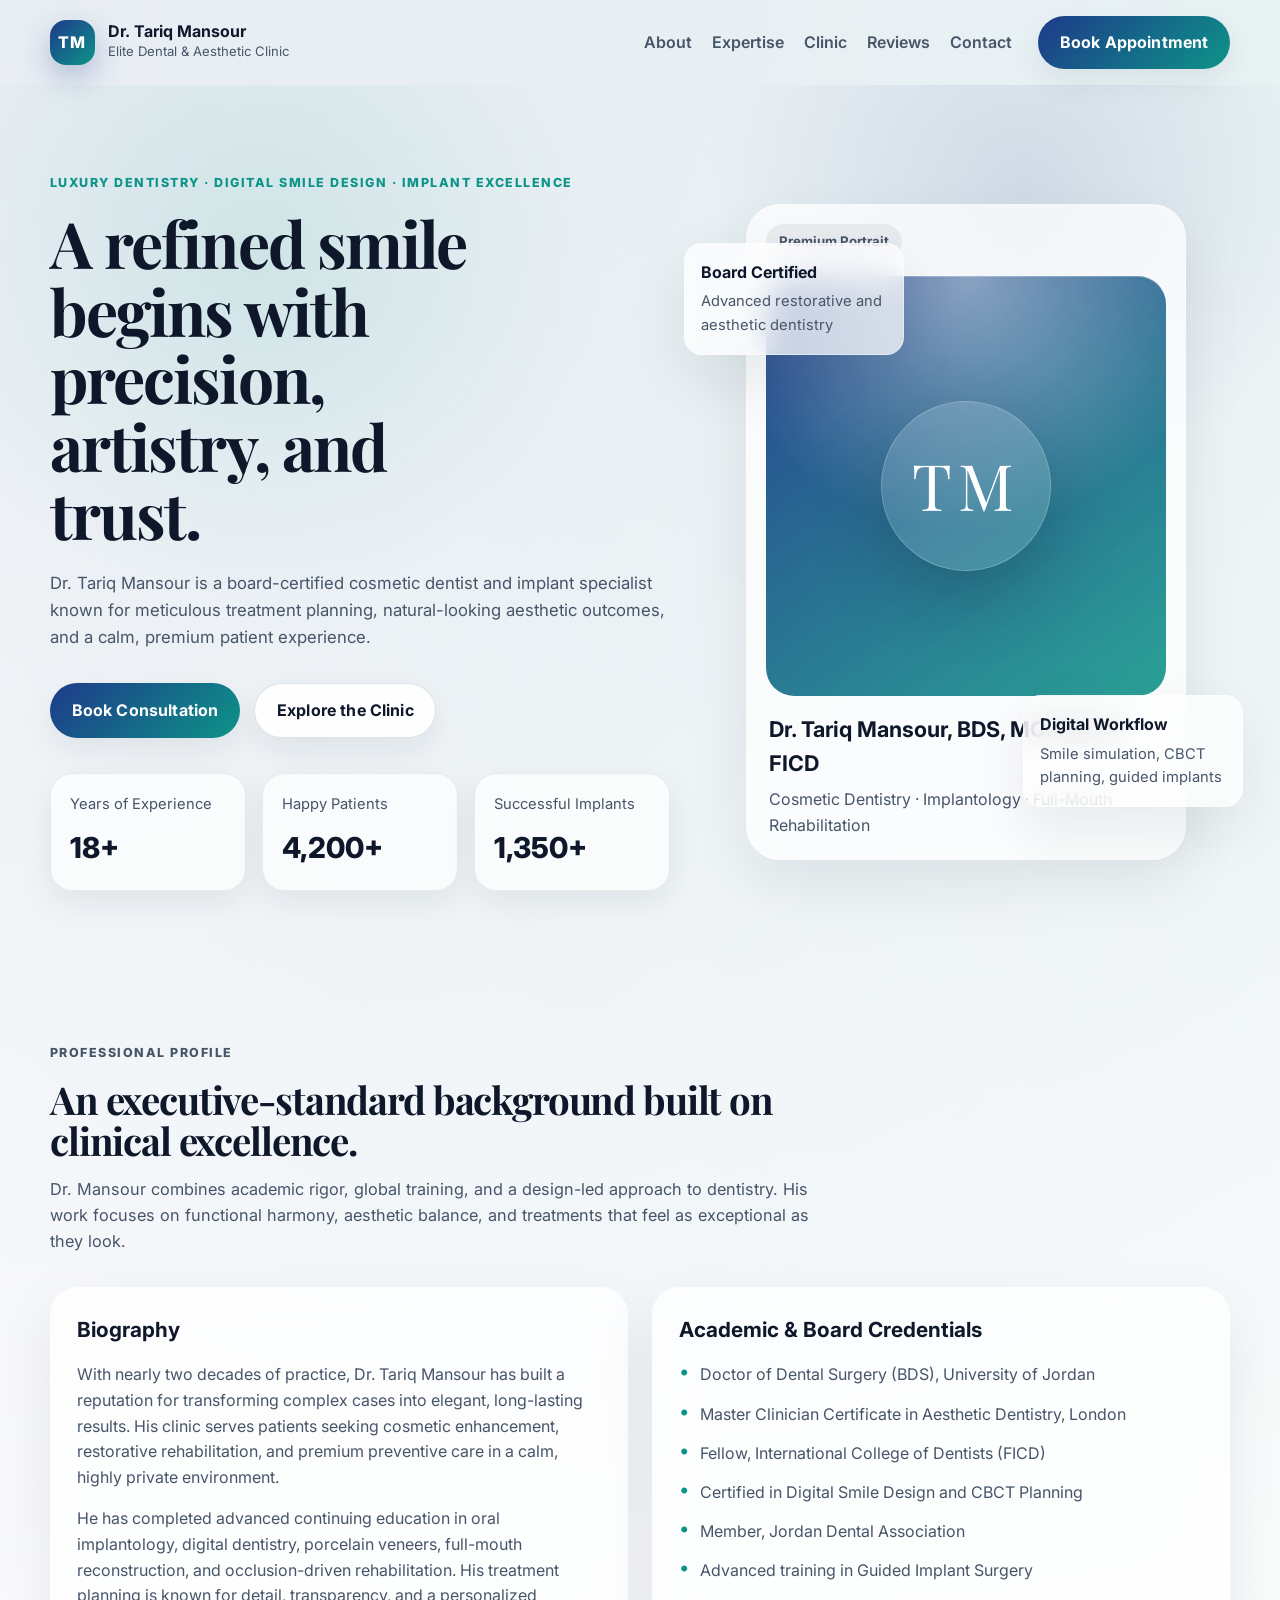
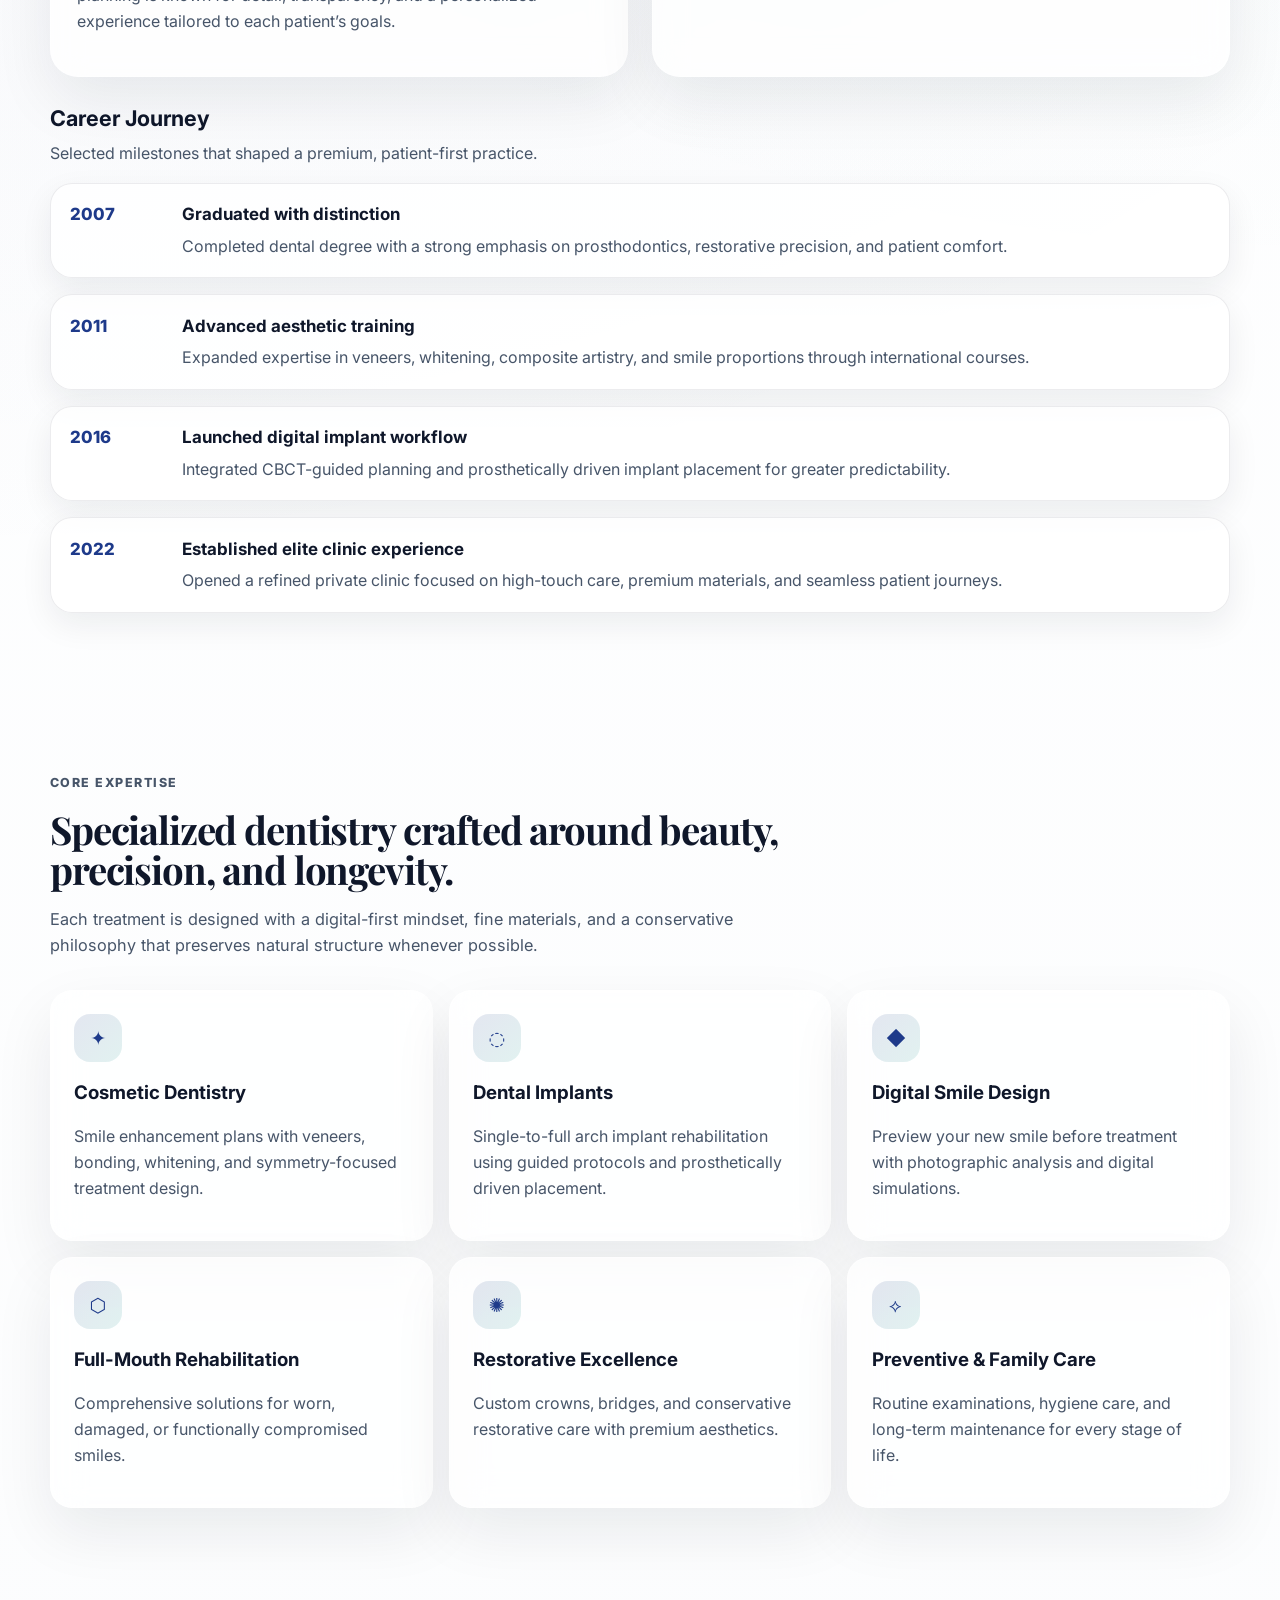
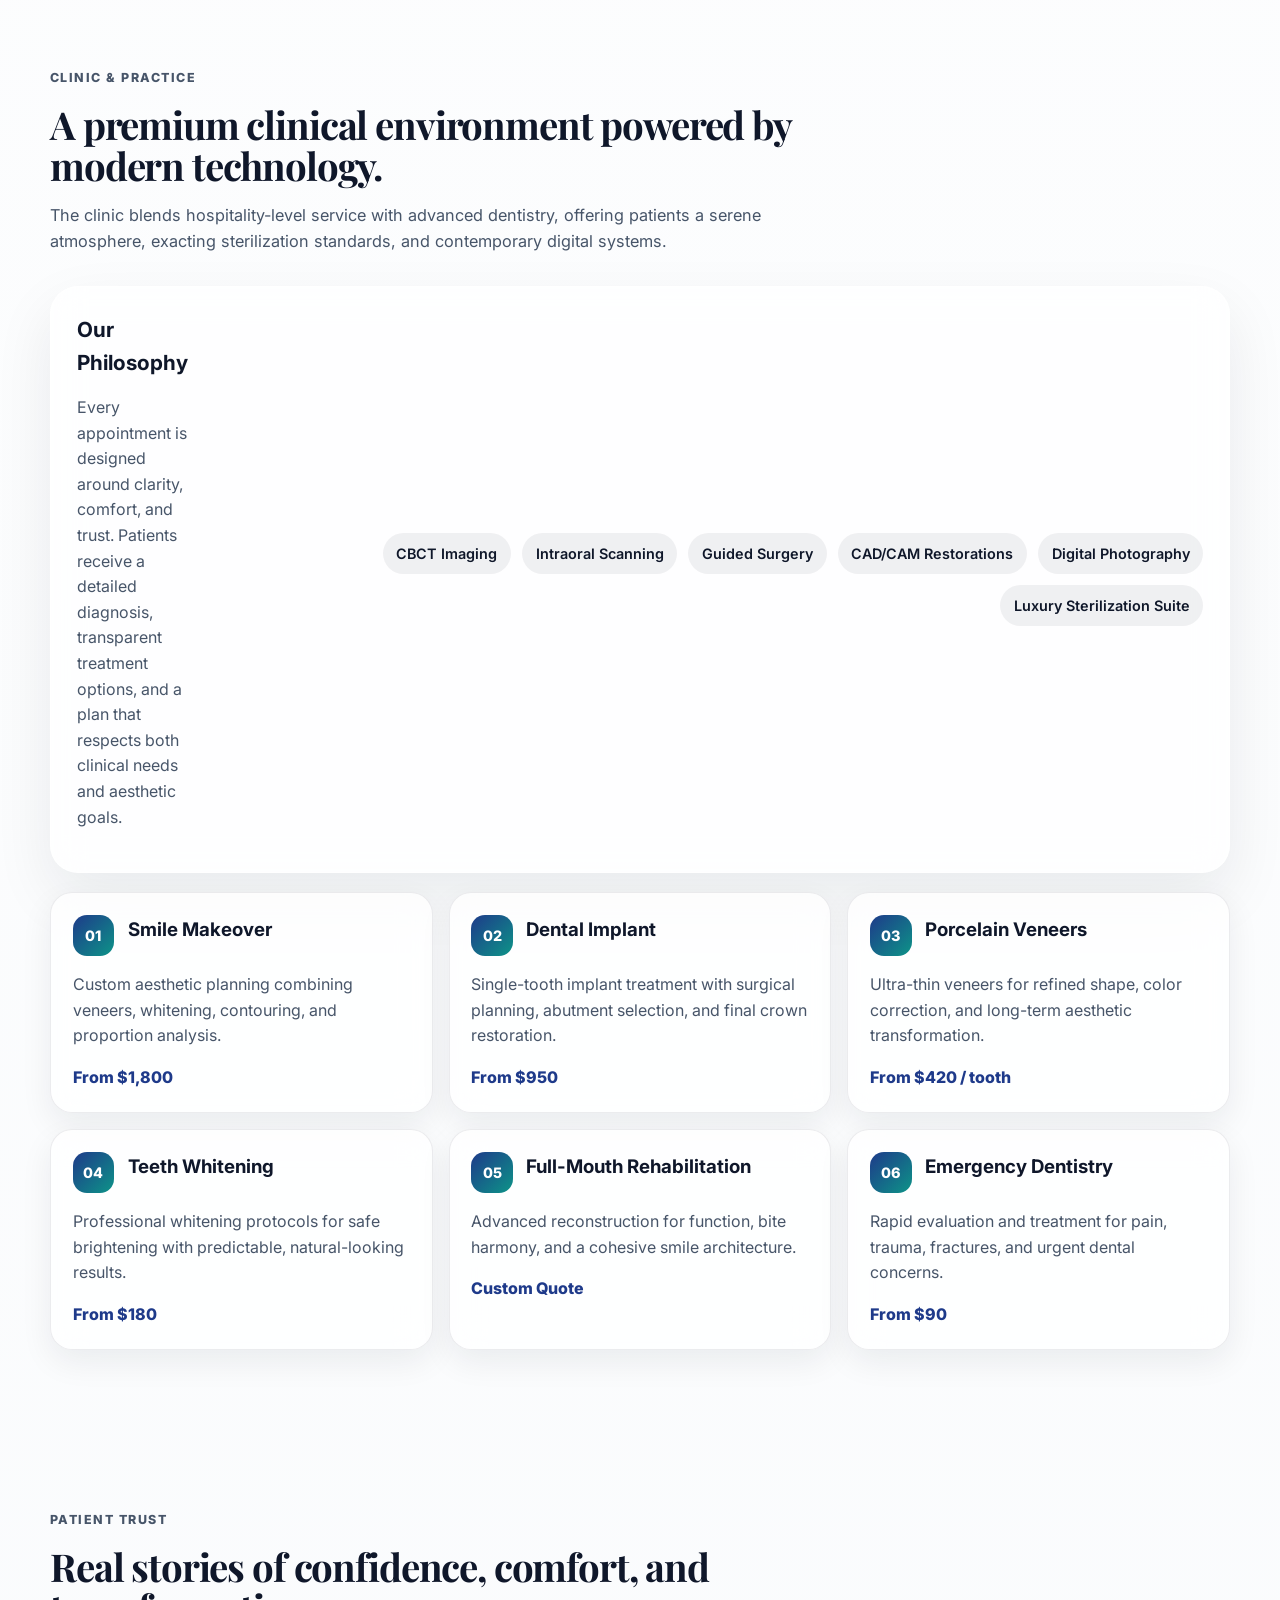
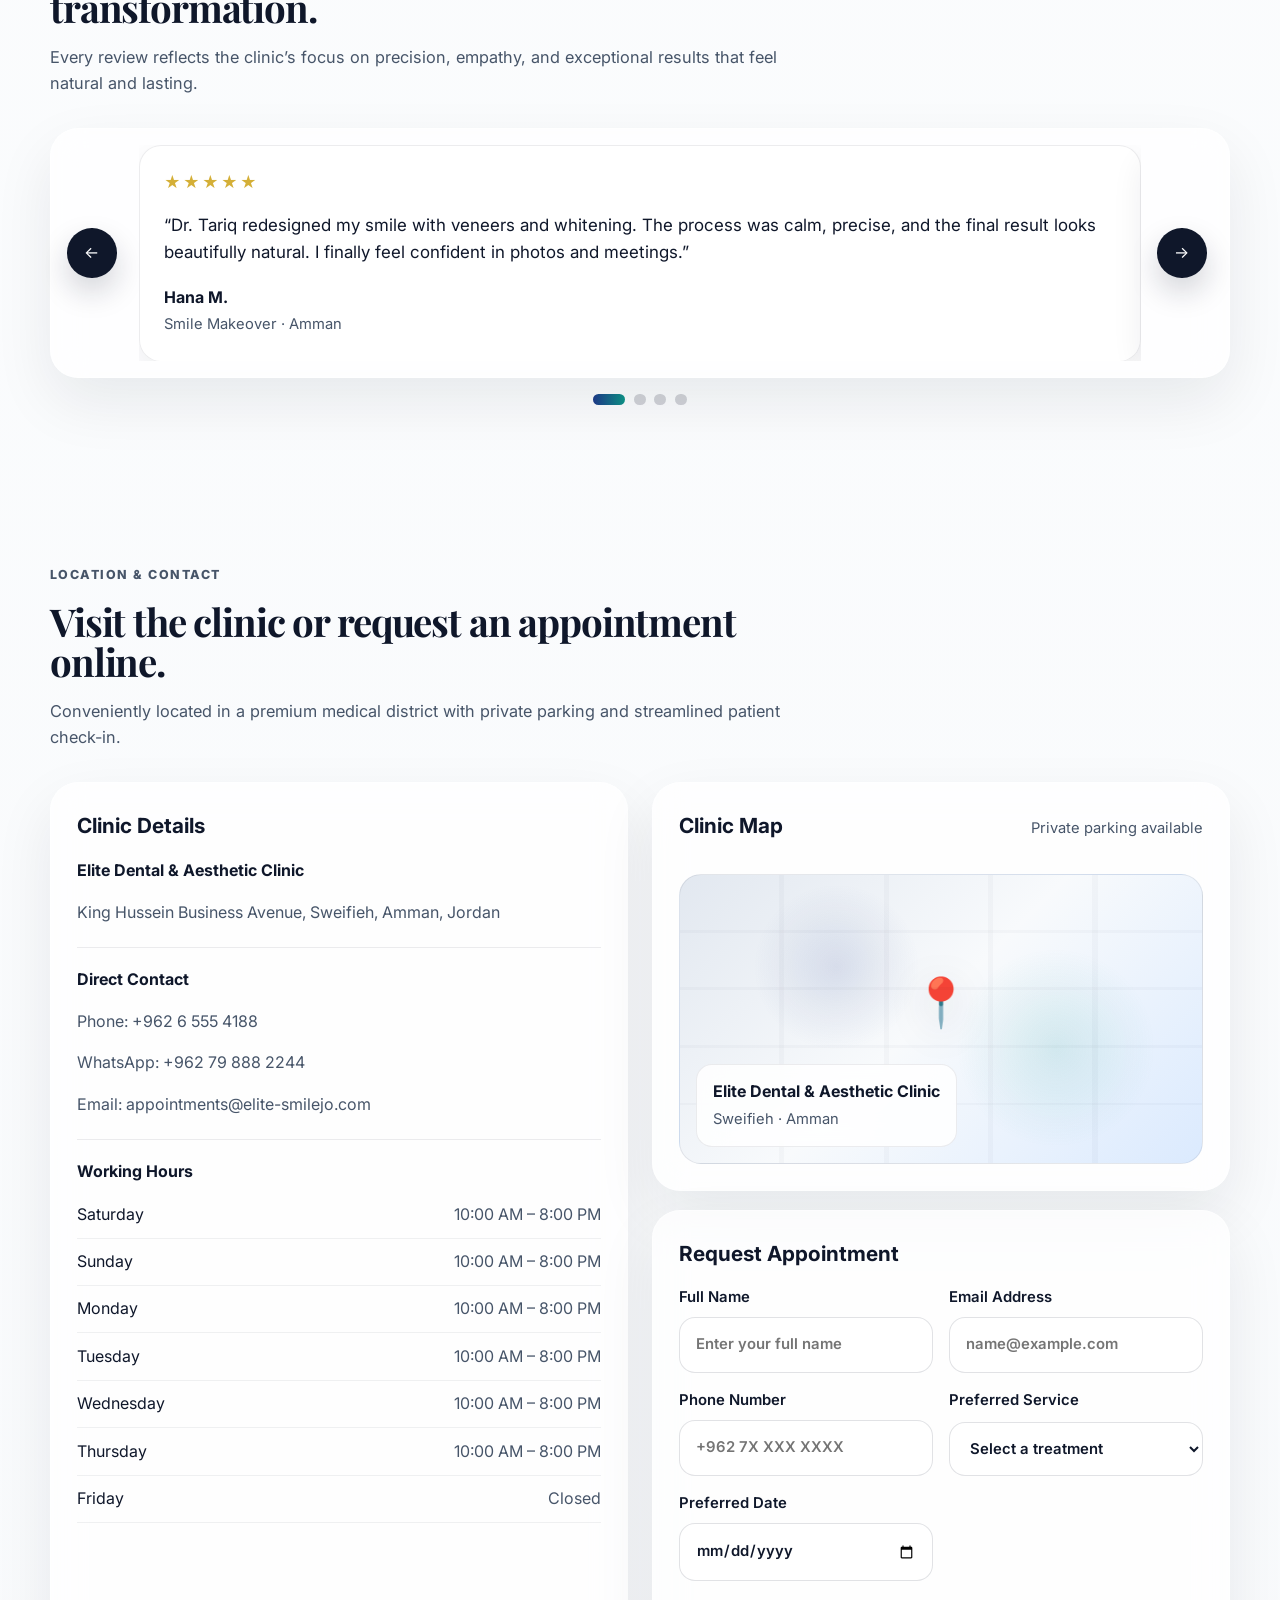
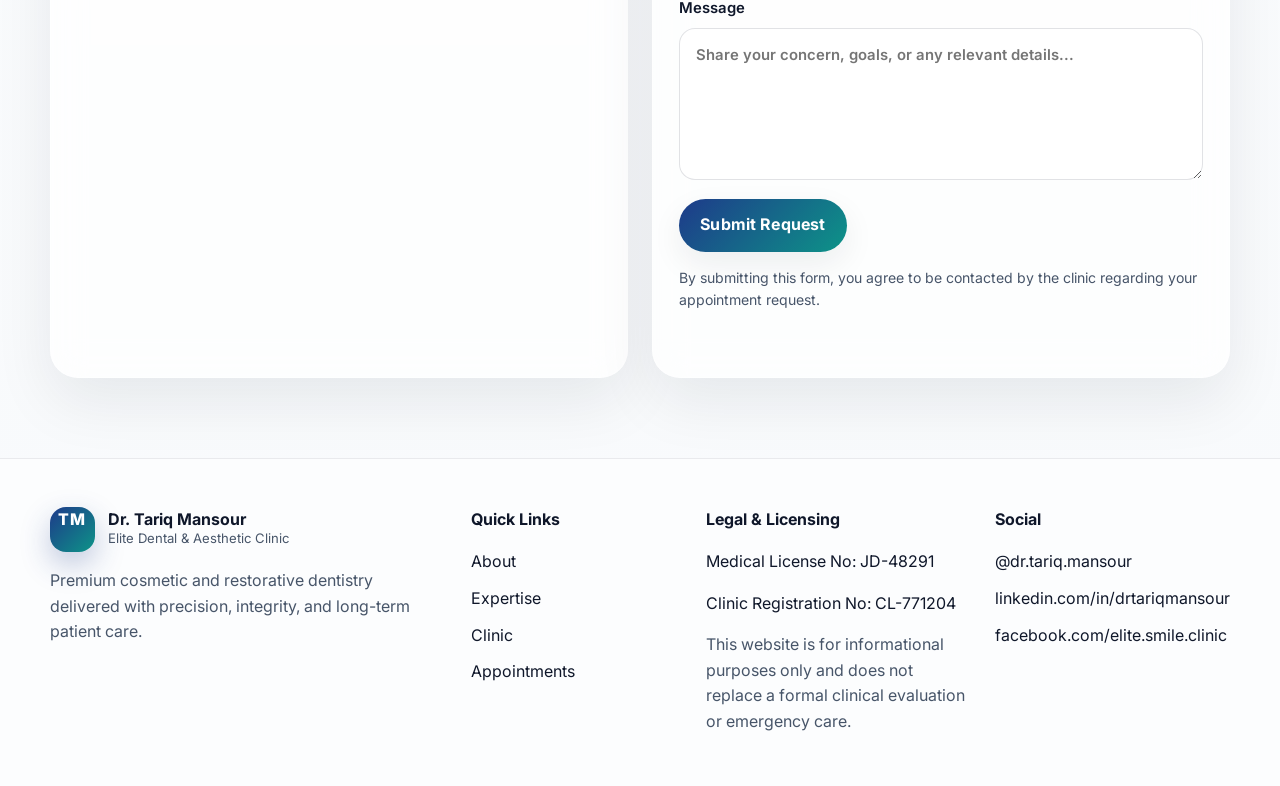
<file: index.html>
<!DOCTYPE html>
<html lang="en">
<head>
  <meta charset="UTF-8" />
  <meta name="viewport" content="width=device-width, initial-scale=1.0" />
  <meta name="description" content="Dr. Tariq Mansour — Elite cosmetic dentist and implant specialist. Premium dental care, smile design, implantology, and comprehensive aesthetic dentistry." />
  <meta name="keywords" content="dentist, clinic, cosmetic dentistry, dental implants, smile design, dental portfolio, premium clinic" />
  <meta name="author" content="Dr. Tariq Mansour" />
  <meta name="theme-color" content="#0f172a" />
  <title>Dr. Tariq Mansour | Elite Dental & Aesthetic Clinic</title>

  <link rel="preconnect" href="https://fonts.googleapis.com">
  <link rel="preconnect" href="https://fonts.gstatic.com" crossorigin>
  <link href="https://fonts.googleapis.com/css2?family=Inter:wght@400;500;600;700;800&family=Playfair+Display:wght@600;700&display=swap" rel="stylesheet">
  <link rel="stylesheet" href="new1.css" />
  <script defer src="new1.js"></script>
</head>
<body>
  <a class="skip-link" href="#main-content">Skip to content</a>

  <header class="site-header" id="top">
    <nav class="navbar" aria-label="Primary">
      <div class="nav-container">
        <a href="#top" class="brand">
          <span class="brand-mark">TM</span>
          <span class="brand-text">
            <strong>Dr. Tariq Mansour</strong>
            <small>Elite Dental & Aesthetic Clinic</small>
          </span>
        </a>

        <button class="nav-toggle" aria-expanded="false" aria-controls="primary-menu" aria-label="Toggle navigation">
          <span></span>
          <span></span>
          <span></span>
        </button>

        <div class="nav-menu" id="primary-menu">
          <a href="#about" class="nav-link">About</a>
          <a href="#expertise" class="nav-link">Expertise</a>
          <a href="#clinic" class="nav-link">Clinic</a>
          <a href="#testimonials" class="nav-link">Reviews</a>
          <a href="#contact" class="nav-link">Contact</a>
          <a href="#contact" class="btn btn-primary nav-cta">Book Appointment</a>
        </div>
      </div>
    </nav>
  </header>

  <main id="main-content">
    <section class="hero section-reveal" aria-labelledby="hero-title">
      <div class="hero-bg"></div>
      <div class="container hero-grid">
        <div class="hero-copy">
          <p class="eyebrow">Luxury Dentistry · Digital Smile Design · Implant Excellence</p>
          <h1 id="hero-title">A refined smile begins with precision, artistry, and trust.</h1>
          <p class="hero-subtitle">
            Dr. Tariq Mansour is a board-certified cosmetic dentist and implant specialist known for meticulous treatment planning, natural-looking aesthetic outcomes, and a calm, premium patient experience.
          </p>

          <div class="hero-actions">
            <a href="#contact" class="btn btn-primary">Book Consultation</a>
            <a href="#clinic" class="btn btn-secondary">Explore the Clinic</a>
          </div>

          <dl class="metrics" aria-label="Clinic achievements">
            <div class="metric-card">
              <dt>Years of Experience</dt>
              <dd><span class="count" data-target="18">0</span>+</dd>
            </div>
            <div class="metric-card">
              <dt>Happy Patients</dt>
              <dd><span class="count" data-target="4200">0</span>+</dd>
            </div>
            <div class="metric-card">
              <dt>Successful Implants</dt>
              <dd><span class="count" data-target="1350">0</span>+</dd>
            </div>
          </dl>
        </div>

        <div class="hero-visual">
          <div class="portrait-card glass-card">
            <div class="portrait-badge">Premium Portrait</div>
            <div class="portrait-frame" aria-hidden="true">
              <div class="portrait-monogram">TM</div>
            </div>
            <div class="portrait-info">
              <h2>Dr. Tariq Mansour, BDS, MClinDent, FICD</h2>
              <p>Cosmetic Dentistry · Implantology · Full-Mouth Rehabilitation</p>
            </div>
          </div>

          <div class="floating-card card-one glass-card">
            <strong>Board Certified</strong>
            <span>Advanced restorative and aesthetic dentistry</span>
          </div>

          <div class="floating-card card-two glass-card">
            <strong>Digital Workflow</strong>
            <span>Smile simulation, CBCT planning, guided implants</span>
          </div>
        </div>
      </div>
    </section>

    <section class="about section-reveal" id="about" aria-labelledby="about-title">
      <div class="container">
        <div class="section-heading">
          <p class="eyebrow">Professional Profile</p>
          <h2 id="about-title">An executive-standard background built on clinical excellence.</h2>
          <p>
            Dr. Mansour combines academic rigor, global training, and a design-led approach to dentistry. His work focuses on functional harmony, aesthetic balance, and treatments that feel as exceptional as they look.
          </p>
        </div>

        <div class="about-grid">
          <article class="about-card glass-card">
            <h3>Biography</h3>
            <p>
              With nearly two decades of practice, Dr. Tariq Mansour has built a reputation for transforming complex cases into elegant, long-lasting results. His clinic serves patients seeking cosmetic enhancement, restorative rehabilitation, and premium preventive care in a calm, highly private environment.
            </p>
            <p>
              He has completed advanced continuing education in oral implantology, digital dentistry, porcelain veneers, full-mouth reconstruction, and occlusion-driven rehabilitation. His treatment planning is known for detail, transparency, and a personalized experience tailored to each patient’s goals.
            </p>
          </article>

          <article class="about-card glass-card">
            <h3>Academic & Board Credentials</h3>
            <ul class="credential-list">
              <li>Doctor of Dental Surgery (BDS), University of Jordan</li>
              <li>Master Clinician Certificate in Aesthetic Dentistry, London</li>
              <li>Fellow, International College of Dentists (FICD)</li>
              <li>Certified in Digital Smile Design and CBCT Planning</li>
              <li>Member, Jordan Dental Association</li>
              <li>Advanced training in Guided Implant Surgery</li>
            </ul>
          </article>
        </div>

        <div class="timeline-wrap">
          <div class="timeline-header">
            <h3>Career Journey</h3>
            <p>Selected milestones that shaped a premium, patient-first practice.</p>
          </div>

          <div class="timeline">
            <article class="timeline-item">
              <span class="timeline-year">2007</span>
              <div>
                <h4>Graduated with distinction</h4>
                <p>Completed dental degree with a strong emphasis on prosthodontics, restorative precision, and patient comfort.</p>
              </div>
            </article>

            <article class="timeline-item">
              <span class="timeline-year">2011</span>
              <div>
                <h4>Advanced aesthetic training</h4>
                <p>Expanded expertise in veneers, whitening, composite artistry, and smile proportions through international courses.</p>
              </div>
            </article>

            <article class="timeline-item">
              <span class="timeline-year">2016</span>
              <div>
                <h4>Launched digital implant workflow</h4>
                <p>Integrated CBCT-guided planning and prosthetically driven implant placement for greater predictability.</p>
              </div>
            </article>

            <article class="timeline-item">
              <span class="timeline-year">2022</span>
              <div>
                <h4>Established elite clinic experience</h4>
                <p>Opened a refined private clinic focused on high-touch care, premium materials, and seamless patient journeys.</p>
              </div>
            </article>
          </div>
        </div>
      </div>
    </section>

    <section class="expertise section-reveal" id="expertise" aria-labelledby="expertise-title">
      <div class="container">
        <div class="section-heading">
          <p class="eyebrow">Core Expertise</p>
          <h2 id="expertise-title">Specialized dentistry crafted around beauty, precision, and longevity.</h2>
          <p>Each treatment is designed with a digital-first mindset, fine materials, and a conservative philosophy that preserves natural structure whenever possible.</p>
        </div>

        <div class="expertise-grid">
          <article class="service-tile glass-card">
            <div class="tile-icon">✦</div>
            <h3>Cosmetic Dentistry</h3>
            <p>Smile enhancement plans with veneers, bonding, whitening, and symmetry-focused treatment design.</p>
          </article>

          <article class="service-tile glass-card">
            <div class="tile-icon">◌</div>
            <h3>Dental Implants</h3>
            <p>Single-to-full arch implant rehabilitation using guided protocols and prosthetically driven placement.</p>
          </article>

          <article class="service-tile glass-card">
            <div class="tile-icon">◆</div>
            <h3>Digital Smile Design</h3>
            <p>Preview your new smile before treatment with photographic analysis and digital simulations.</p>
          </article>

          <article class="service-tile glass-card">
            <div class="tile-icon">⬡</div>
            <h3>Full-Mouth Rehabilitation</h3>
            <p>Comprehensive solutions for worn, damaged, or functionally compromised smiles.</p>
          </article>

          <article class="service-tile glass-card">
            <div class="tile-icon">✺</div>
            <h3>Restorative Excellence</h3>
            <p>Custom crowns, bridges, and conservative restorative care with premium aesthetics.</p>
          </article>

          <article class="service-tile glass-card">
            <div class="tile-icon">⟡</div>
            <h3>Preventive & Family Care</h3>
            <p>Routine examinations, hygiene care, and long-term maintenance for every stage of life.</p>
          </article>
        </div>
      </div>
    </section>

    <section class="clinic section-reveal" id="clinic" aria-labelledby="clinic-title">
      <div class="container">
        <div class="section-heading">
          <p class="eyebrow">Clinic & Practice</p>
          <h2 id="clinic-title">A premium clinical environment powered by modern technology.</h2>
          <p>
            The clinic blends hospitality-level service with advanced dentistry, offering patients a serene atmosphere, exacting sterilization standards, and contemporary digital systems.
          </p>
        </div>

        <div class="clinic-overview glass-card">
          <div>
            <h3>Our Philosophy</h3>
            <p>
              Every appointment is designed around clarity, comfort, and trust. Patients receive a detailed diagnosis, transparent treatment options, and a plan that respects both clinical needs and aesthetic goals.
            </p>
          </div>

          <div class="technology-tags" aria-label="Clinic technology">
            <span>CBCT Imaging</span>
            <span>Intraoral Scanning</span>
            <span>Guided Surgery</span>
            <span>CAD/CAM Restorations</span>
            <span>Digital Photography</span>
            <span>Luxury Sterilization Suite</span>
          </div>
        </div>

        <div class="services-grid">
          <article class="price-card glass-card">
            <div class="price-card-head">
              <span class="service-mark">01</span>
              <h3>Smile Makeover</h3>
            </div>
            <p>Custom aesthetic planning combining veneers, whitening, contouring, and proportion analysis.</p>
            <div class="price">From $1,800</div>
          </article>

          <article class="price-card glass-card">
            <div class="price-card-head">
              <span class="service-mark">02</span>
              <h3>Dental Implant</h3>
            </div>
            <p>Single-tooth implant treatment with surgical planning, abutment selection, and final crown restoration.</p>
            <div class="price">From $950</div>
          </article>

          <article class="price-card glass-card">
            <div class="price-card-head">
              <span class="service-mark">03</span>
              <h3>Porcelain Veneers</h3>
            </div>
            <p>Ultra-thin veneers for refined shape, color correction, and long-term aesthetic transformation.</p>
            <div class="price">From $420 / tooth</div>
          </article>

          <article class="price-card glass-card">
            <div class="price-card-head">
              <span class="service-mark">04</span>
              <h3>Teeth Whitening</h3>
            </div>
            <p>Professional whitening protocols for safe brightening with predictable, natural-looking results.</p>
            <div class="price">From $180</div>
          </article>

          <article class="price-card glass-card">
            <div class="price-card-head">
              <span class="service-mark">05</span>
              <h3>Full-Mouth Rehabilitation</h3>
            </div>
            <p>Advanced reconstruction for function, bite harmony, and a cohesive smile architecture.</p>
            <div class="price">Custom Quote</div>
          </article>

          <article class="price-card glass-card">
            <div class="price-card-head">
              <span class="service-mark">06</span>
              <h3>Emergency Dentistry</h3>
            </div>
            <p>Rapid evaluation and treatment for pain, trauma, fractures, and urgent dental concerns.</p>
            <div class="price">From $90</div>
          </article>
        </div>
      </div>
    </section>

    <section class="testimonials section-reveal" id="testimonials" aria-labelledby="testimonials-title">
      <div class="container">
        <div class="section-heading">
          <p class="eyebrow">Patient Trust</p>
          <h2 id="testimonials-title">Real stories of confidence, comfort, and transformation.</h2>
          <p>Every review reflects the clinic’s focus on precision, empathy, and exceptional results that feel natural and lasting.</p>
        </div>

        <div class="slider-shell glass-card">
          <button class="slider-arrow prev" type="button" aria-label="Previous testimonial">←</button>

          <div class="slider-viewport" aria-live="polite">
            <div class="slider-track">
              <article class="testimonial-card">
                <div class="stars" aria-label="5 stars">★★★★★</div>
                <p>
                  “Dr. Tariq redesigned my smile with veneers and whitening. The process was calm, precise, and the final result looks beautifully natural. I finally feel confident in photos and meetings.”
                </p>
                <div class="testimonial-meta">
                  <strong>Hana M.</strong>
                  <span>Smile Makeover · Amman</span>
                </div>
              </article>

              <article class="testimonial-card">
                <div class="stars" aria-label="5 stars">★★★★★</div>
                <p>
                  “I had two implants placed and the entire experience was far easier than expected. Everything was explained clearly, and the digital planning gave me complete confidence.”
                </p>
                <div class="testimonial-meta">
                  <strong>Omar S.</strong>
                  <span>Implant Restoration · Abu Nseir</span>
                </div>
              </article>

              <article class="testimonial-card">
                <div class="stars" aria-label="5 stars">★★★★★</div>
                <p>
                  “The clinic feels premium from the moment you enter. Staff are professional, the environment is spotless, and the treatment plan was tailored exactly to my needs.”
                </p>
                <div class="testimonial-meta">
                  <strong>Rana K.</strong>
                  <span>Restorative Care · Sweifieh</span>
                </div>
              </article>

              <article class="testimonial-card">
                <div class="stars" aria-label="5 stars">★★★★★</div>
                <p>
                  “My treatment included a full-mouth rehabilitation after years of wear. The attention to bite, aesthetics, and comfort was incredible. I trust this clinic completely.”
                </p>
                <div class="testimonial-meta">
                  <strong>Yousef A.</strong>
                  <span>Full-Mouth Rehabilitation · Khalda</span>
                </div>
              </article>
            </div>
          </div>

          <button class="slider-arrow next" type="button" aria-label="Next testimonial">→</button>
        </div>

        <div class="slider-dots" aria-label="Testimonial navigation"></div>
      </div>
    </section>

    <section class="contact section-reveal" id="contact" aria-labelledby="contact-title">
      <div class="container">
        <div class="section-heading">
          <p class="eyebrow">Location & Contact</p>
          <h2 id="contact-title">Visit the clinic or request an appointment online.</h2>
          <p>Conveniently located in a premium medical district with private parking and streamlined patient check-in.</p>
        </div>

        <div class="contact-grid">
          <div class="contact-info glass-card">
            <h3>Clinic Details</h3>
            <div class="info-block">
              <strong>Elite Dental & Aesthetic Clinic</strong>
              <p>King Hussein Business Avenue, Sweifieh, Amman, Jordan</p>
            </div>

            <div class="info-block">
              <strong>Direct Contact</strong>
              <p>Phone: +962 6 555 4188</p>
              <p>WhatsApp: +962 79 888 2244</p>
              <p>Email: appointments@elite-smilejo.com</p>
            </div>

            <div class="info-block">
              <strong>Working Hours</strong>
              <table class="hours-table">
                <tbody>
                  <tr><td>Saturday</td><td>10:00 AM – 8:00 PM</td></tr>
                  <tr><td>Sunday</td><td>10:00 AM – 8:00 PM</td></tr>
                  <tr><td>Monday</td><td>10:00 AM – 8:00 PM</td></tr>
                  <tr><td>Tuesday</td><td>10:00 AM – 8:00 PM</td></tr>
                  <tr><td>Wednesday</td><td>10:00 AM – 8:00 PM</td></tr>
                  <tr><td>Thursday</td><td>10:00 AM – 8:00 PM</td></tr>
                  <tr><td>Friday</td><td>Closed</td></tr>
                </tbody>
              </table>
            </div>
          </div>

          <div class="contact-panel">
            <div class="map-card glass-card">
              <div class="map-header">
                <h3>Clinic Map</h3>
                <span>Private parking available</span>
              </div>
              <div class="map-placeholder" aria-label="Map preview">
                <div class="map-pin">📍</div>
                <div class="map-lines"></div>
                <div class="map-label">
                  <strong>Elite Dental & Aesthetic Clinic</strong>
                  <span>Sweifieh · Amman</span>
                </div>
              </div>
            </div>

            <form class="appointment-form glass-card" novalidate>
              <h3>Request Appointment</h3>

              <div class="form-grid">
                <label>
                  Full Name
                  <input type="text" name="name" autocomplete="name" placeholder="Enter your full name" required />
                </label>

                <label>
                  Email Address
                  <input type="email" name="email" autocomplete="email" placeholder="name@example.com" required />
                </label>

                <label>
                  Phone Number
                  <input type="tel" name="phone" autocomplete="tel" placeholder="+962 7X XXX XXXX" required />
                </label>

                <label>
                  Preferred Service
                  <select name="service" required>
                    <option value="">Select a treatment</option>
                    <option>Smile Makeover</option>
                    <option>Dental Implant</option>
                    <option>Porcelain Veneers</option>
                    <option>Teeth Whitening</option>
                    <option>Full-Mouth Rehabilitation</option>
                    <option>Emergency Dentistry</option>
                  </select>
                </label>

                <label>
                  Preferred Date
                  <input type="date" name="date" required />
                </label>

                <label class="full-span">
                  Message
                  <textarea name="message" rows="5" placeholder="Share your concern, goals, or any relevant details..." required></textarea>
                </label>
              </div>

              <button class="btn btn-primary form-submit" type="submit">Submit Request</button>
              <p class="form-note">
                By submitting this form, you agree to be contacted by the clinic regarding your appointment request.
              </p>
              <div class="form-status" role="status" aria-live="polite"></div>
            </form>
          </div>
        </div>
      </div>
    </section>
  </main>

  <footer class="site-footer">
    <div class="container footer-grid">
      <div>
        <a href="#top" class="footer-brand">
          <span class="brand-mark">TM</span>
          <span>
            <strong>Dr. Tariq Mansour</strong>
            <small>Elite Dental & Aesthetic Clinic</small>
          </span>
        </a>
        <p class="footer-copy">
          Premium cosmetic and restorative dentistry delivered with precision, integrity, and long-term patient care.
        </p>
      </div>

      <div>
        <h3>Quick Links</h3>
        <ul class="footer-links">
          <li><a href="#about">About</a></li>
          <li><a href="#expertise">Expertise</a></li>
          <li><a href="#clinic">Clinic</a></li>
          <li><a href="#contact">Appointments</a></li>
        </ul>
      </div>

      <div>
        <h3>Legal & Licensing</h3>
        <p>Medical License No: JD-48291</p>
        <p>Clinic Registration No: CL-771204</p>
        <p class="footer-disclaimer">
          This website is for informational purposes only and does not replace a formal clinical evaluation or emergency care.
        </p>
      </div>

      <div>
        <h3>Social</h3>
        <ul class="footer-links">
          <li><a href="#" aria-label="Instagram">@dr.tariq.mansour</a></li>
          <li><a href="#" aria-label="LinkedIn">linkedin.com/in/drtariqmansour</a></li>
          <li><a href="#" aria-label="Facebook">facebook.com/elite.smile.clinic</a></li>
        </ul>
      </div>
    </div>
  </footer>
</body>
</html>
</file>
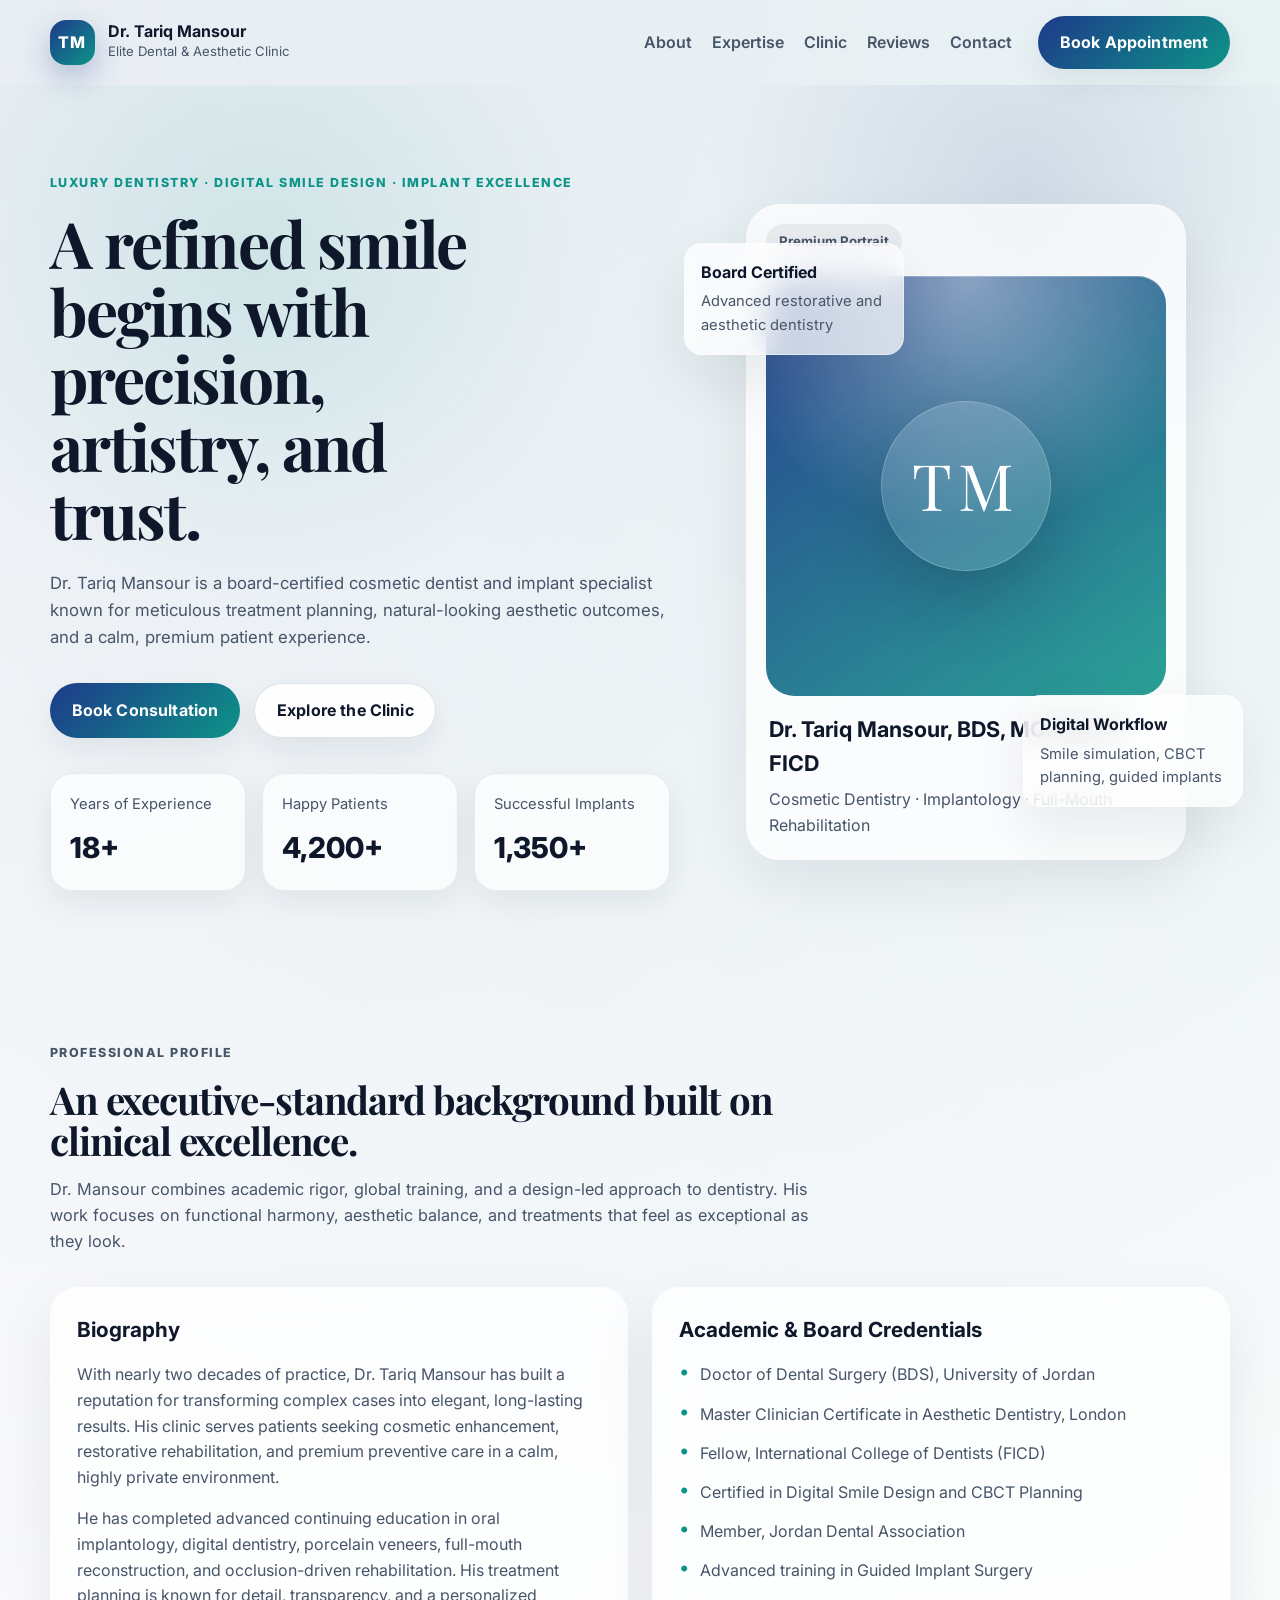
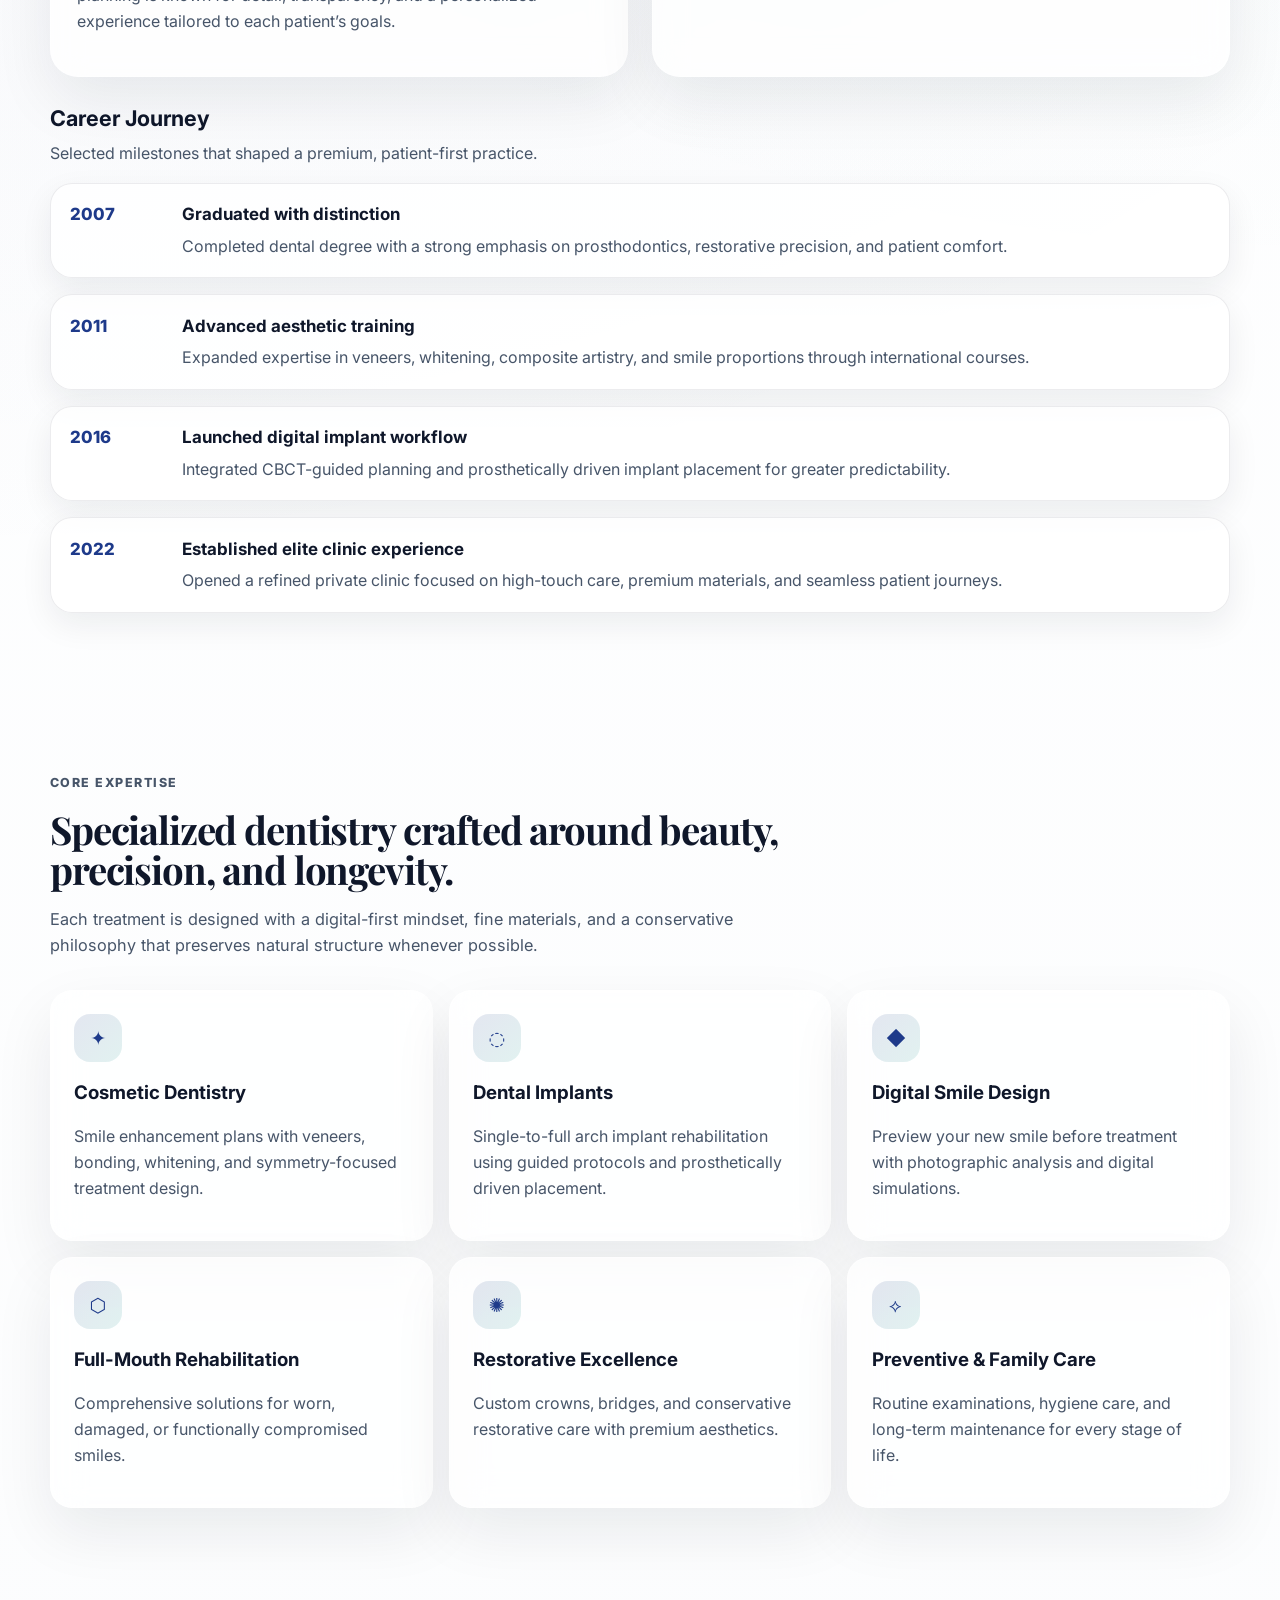
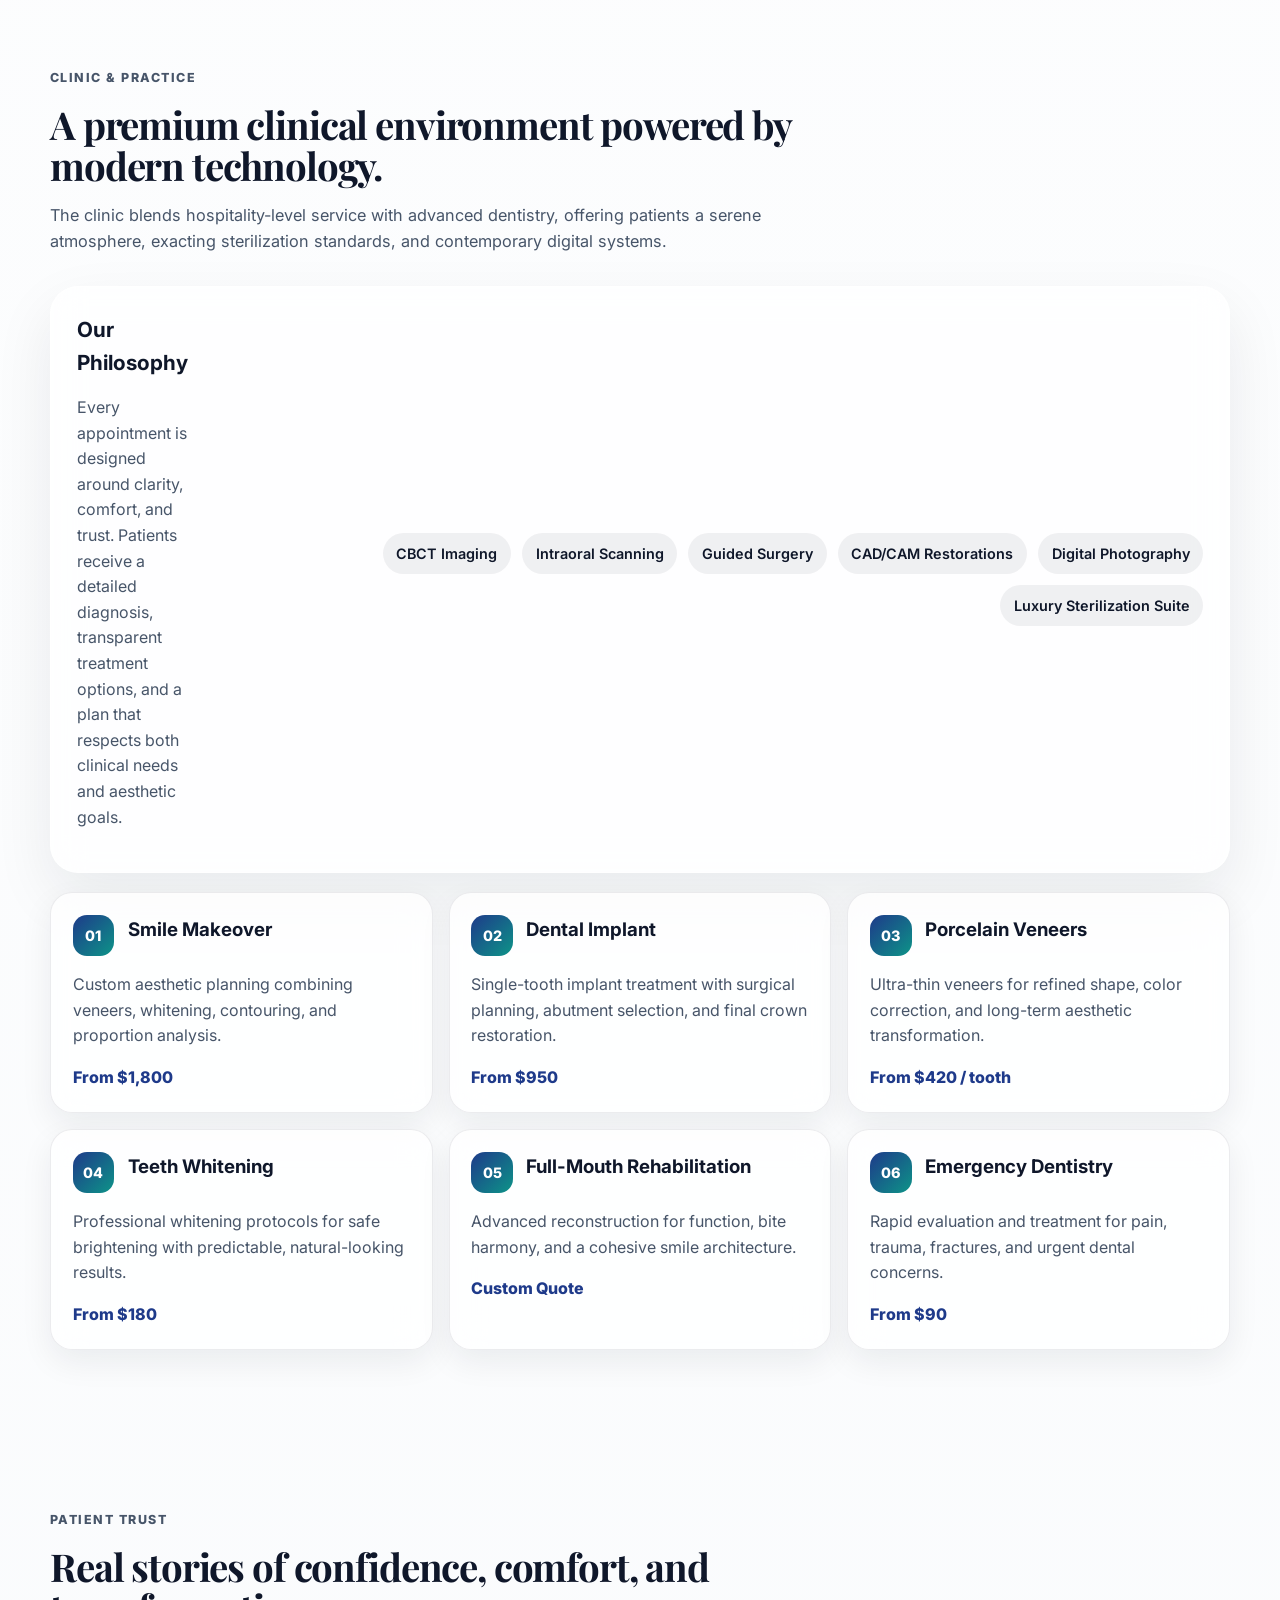
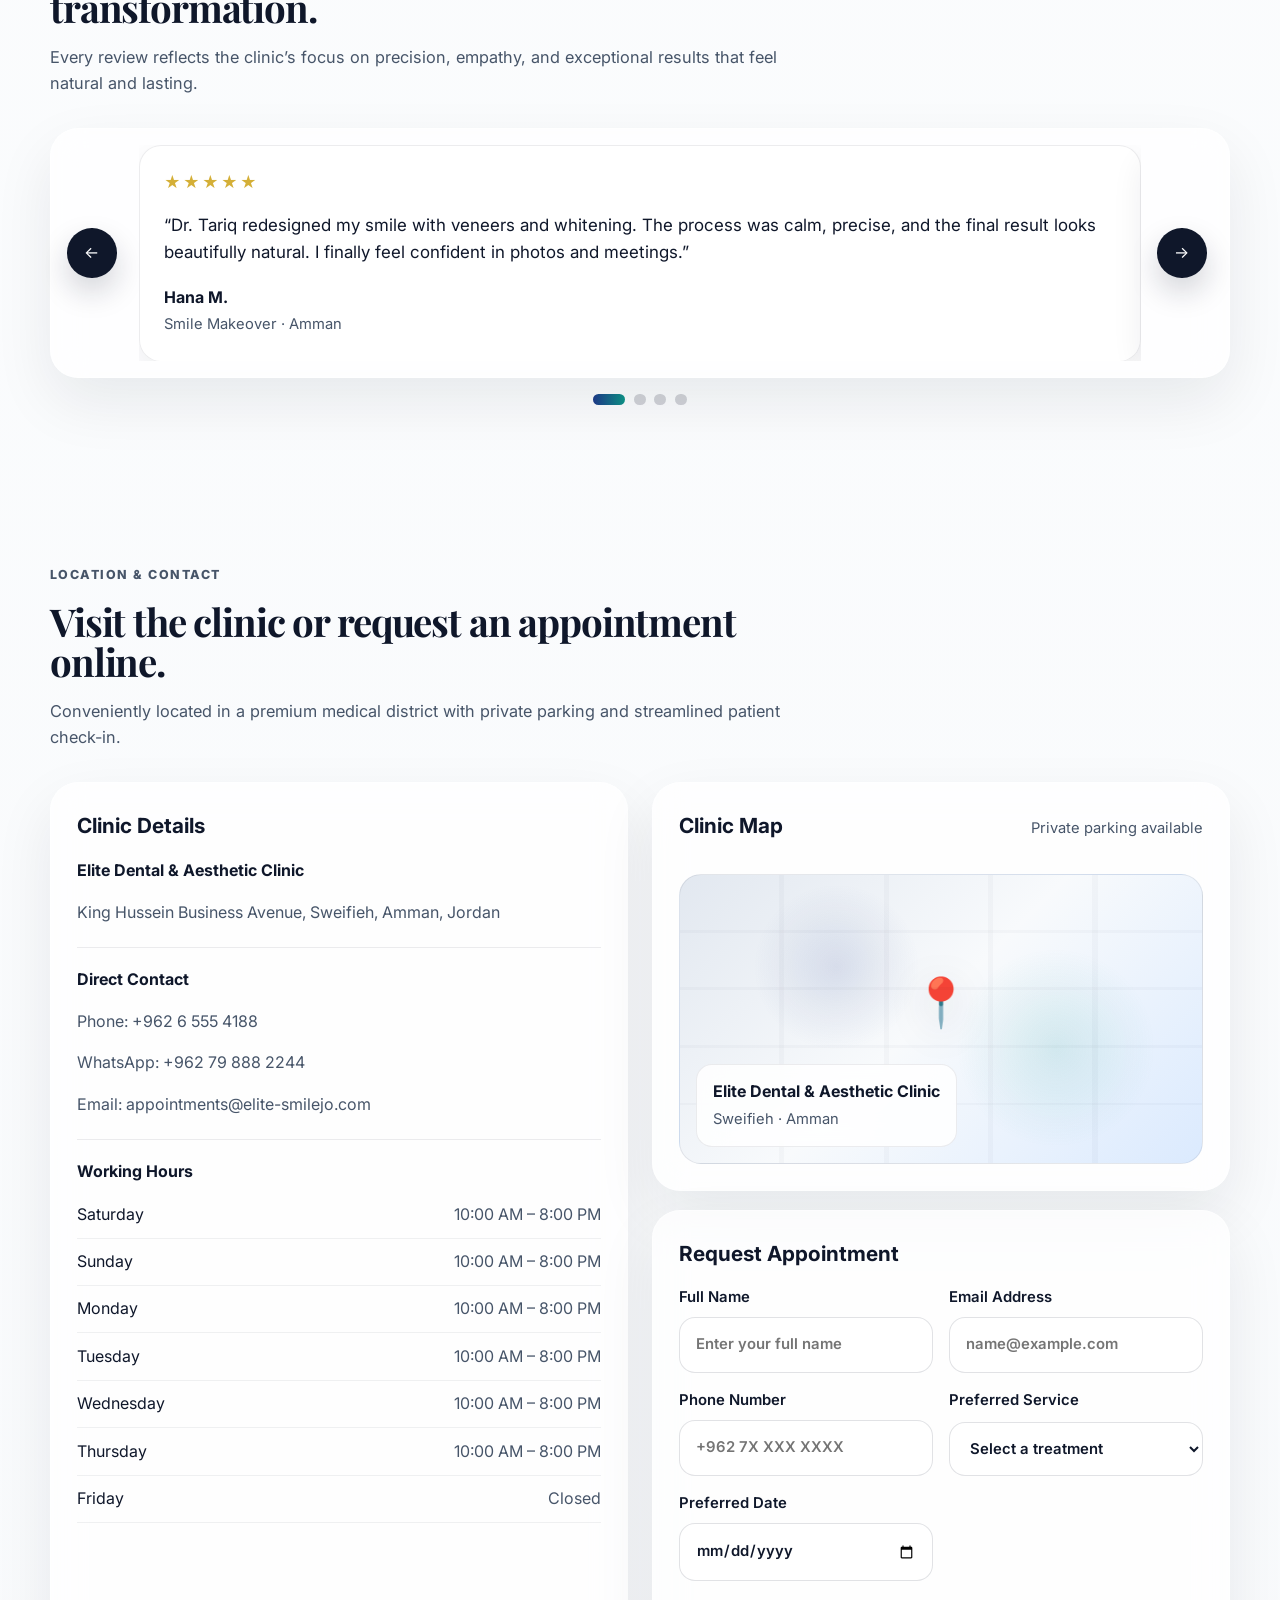
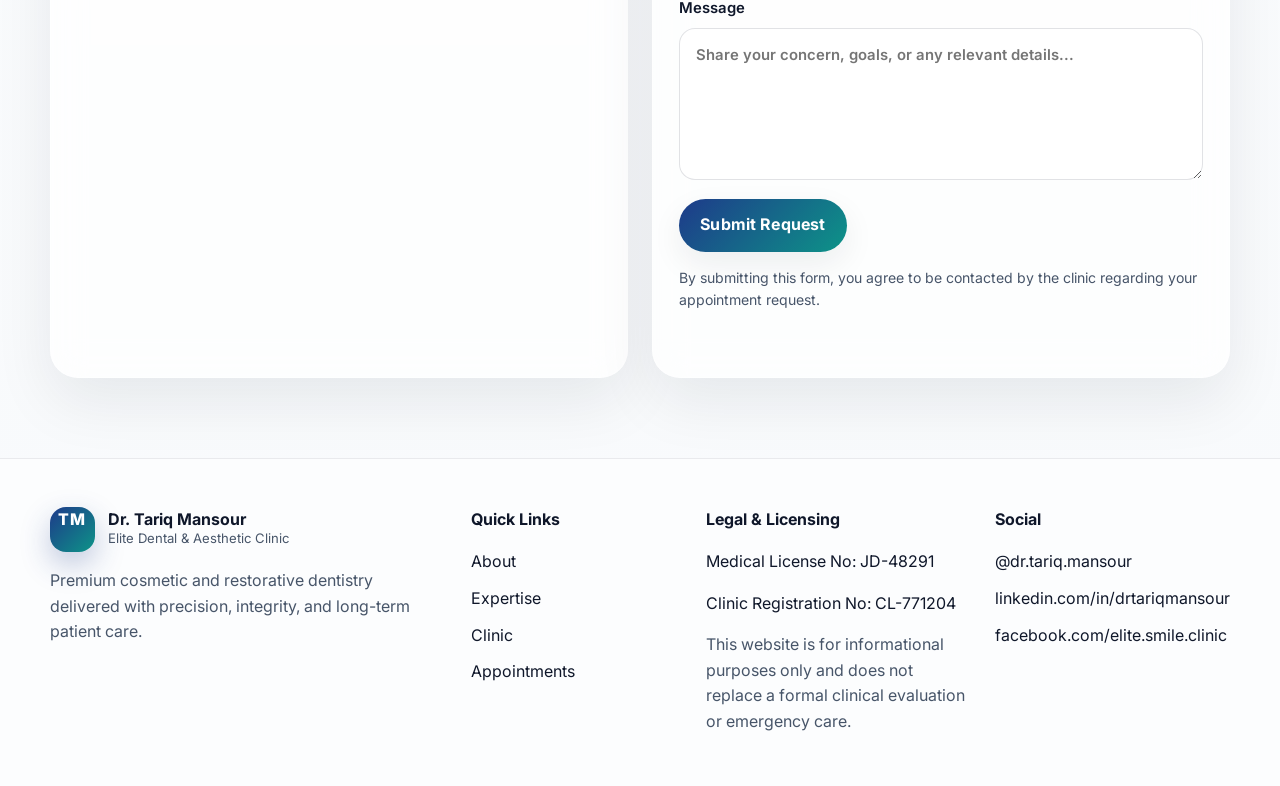
<file: new1.html>
<!DOCTYPE html>
<html lang="en">
<head>
  <meta charset="UTF-8" />
  <meta name="viewport" content="width=device-width, initial-scale=1.0" />
  <meta name="description" content="Dr. Tariq Mansour — Elite cosmetic dentist and implant specialist. Premium dental care, smile design, implantology, and comprehensive aesthetic dentistry." />
  <meta name="keywords" content="dentist, clinic, cosmetic dentistry, dental implants, smile design, dental portfolio, premium clinic" />
  <meta name="author" content="Dr. Tariq Mansour" />
  <meta name="theme-color" content="#0f172a" />
  <title>Dr. Tariq Mansour | Elite Dental & Aesthetic Clinic</title>

  <link rel="preconnect" href="https://fonts.googleapis.com">
  <link rel="preconnect" href="https://fonts.gstatic.com" crossorigin>
  <link href="https://fonts.googleapis.com/css2?family=Inter:wght@400;500;600;700;800&family=Playfair+Display:wght@600;700&display=swap" rel="stylesheet">
  <link rel="stylesheet" href="new1.css" />
  <script defer src="new1.js"></script>
</head>
<body>
  <a class="skip-link" href="#main-content">Skip to content</a>

  <header class="site-header" id="top">
    <nav class="navbar" aria-label="Primary">
      <div class="nav-container">
        <a href="#top" class="brand">
          <span class="brand-mark">TM</span>
          <span class="brand-text">
            <strong>Dr. Tariq Mansour</strong>
            <small>Elite Dental & Aesthetic Clinic</small>
          </span>
        </a>

        <button class="nav-toggle" aria-expanded="false" aria-controls="primary-menu" aria-label="Toggle navigation">
          <span></span>
          <span></span>
          <span></span>
        </button>

        <div class="nav-menu" id="primary-menu">
          <a href="#about" class="nav-link">About</a>
          <a href="#expertise" class="nav-link">Expertise</a>
          <a href="#clinic" class="nav-link">Clinic</a>
          <a href="#testimonials" class="nav-link">Reviews</a>
          <a href="#contact" class="nav-link">Contact</a>
          <a href="#contact" class="btn btn-primary nav-cta">Book Appointment</a>
        </div>
      </div>
    </nav>
  </header>

  <main id="main-content">
    <section class="hero section-reveal" aria-labelledby="hero-title">
      <div class="hero-bg"></div>
      <div class="container hero-grid">
        <div class="hero-copy">
          <p class="eyebrow">Luxury Dentistry · Digital Smile Design · Implant Excellence</p>
          <h1 id="hero-title">A refined smile begins with precision, artistry, and trust.</h1>
          <p class="hero-subtitle">
            Dr. Tariq Mansour is a board-certified cosmetic dentist and implant specialist known for meticulous treatment planning, natural-looking aesthetic outcomes, and a calm, premium patient experience.
          </p>

          <div class="hero-actions">
            <a href="#contact" class="btn btn-primary">Book Consultation</a>
            <a href="#clinic" class="btn btn-secondary">Explore the Clinic</a>
          </div>

          <dl class="metrics" aria-label="Clinic achievements">
            <div class="metric-card">
              <dt>Years of Experience</dt>
              <dd><span class="count" data-target="18">0</span>+</dd>
            </div>
            <div class="metric-card">
              <dt>Happy Patients</dt>
              <dd><span class="count" data-target="4200">0</span>+</dd>
            </div>
            <div class="metric-card">
              <dt>Successful Implants</dt>
              <dd><span class="count" data-target="1350">0</span>+</dd>
            </div>
          </dl>
        </div>

        <div class="hero-visual">
          <div class="portrait-card glass-card">
            <div class="portrait-badge">Premium Portrait</div>
            <div class="portrait-frame" aria-hidden="true">
              <div class="portrait-monogram">TM</div>
            </div>
            <div class="portrait-info">
              <h2>Dr. Tariq Mansour, BDS, MClinDent, FICD</h2>
              <p>Cosmetic Dentistry · Implantology · Full-Mouth Rehabilitation</p>
            </div>
          </div>

          <div class="floating-card card-one glass-card">
            <strong>Board Certified</strong>
            <span>Advanced restorative and aesthetic dentistry</span>
          </div>

          <div class="floating-card card-two glass-card">
            <strong>Digital Workflow</strong>
            <span>Smile simulation, CBCT planning, guided implants</span>
          </div>
        </div>
      </div>
    </section>

    <section class="about section-reveal" id="about" aria-labelledby="about-title">
      <div class="container">
        <div class="section-heading">
          <p class="eyebrow">Professional Profile</p>
          <h2 id="about-title">An executive-standard background built on clinical excellence.</h2>
          <p>
            Dr. Mansour combines academic rigor, global training, and a design-led approach to dentistry. His work focuses on functional harmony, aesthetic balance, and treatments that feel as exceptional as they look.
          </p>
        </div>

        <div class="about-grid">
          <article class="about-card glass-card">
            <h3>Biography</h3>
            <p>
              With nearly two decades of practice, Dr. Tariq Mansour has built a reputation for transforming complex cases into elegant, long-lasting results. His clinic serves patients seeking cosmetic enhancement, restorative rehabilitation, and premium preventive care in a calm, highly private environment.
            </p>
            <p>
              He has completed advanced continuing education in oral implantology, digital dentistry, porcelain veneers, full-mouth reconstruction, and occlusion-driven rehabilitation. His treatment planning is known for detail, transparency, and a personalized experience tailored to each patient’s goals.
            </p>
          </article>

          <article class="about-card glass-card">
            <h3>Academic & Board Credentials</h3>
            <ul class="credential-list">
              <li>Doctor of Dental Surgery (BDS), University of Jordan</li>
              <li>Master Clinician Certificate in Aesthetic Dentistry, London</li>
              <li>Fellow, International College of Dentists (FICD)</li>
              <li>Certified in Digital Smile Design and CBCT Planning</li>
              <li>Member, Jordan Dental Association</li>
              <li>Advanced training in Guided Implant Surgery</li>
            </ul>
          </article>
        </div>

        <div class="timeline-wrap">
          <div class="timeline-header">
            <h3>Career Journey</h3>
            <p>Selected milestones that shaped a premium, patient-first practice.</p>
          </div>

          <div class="timeline">
            <article class="timeline-item">
              <span class="timeline-year">2007</span>
              <div>
                <h4>Graduated with distinction</h4>
                <p>Completed dental degree with a strong emphasis on prosthodontics, restorative precision, and patient comfort.</p>
              </div>
            </article>

            <article class="timeline-item">
              <span class="timeline-year">2011</span>
              <div>
                <h4>Advanced aesthetic training</h4>
                <p>Expanded expertise in veneers, whitening, composite artistry, and smile proportions through international courses.</p>
              </div>
            </article>

            <article class="timeline-item">
              <span class="timeline-year">2016</span>
              <div>
                <h4>Launched digital implant workflow</h4>
                <p>Integrated CBCT-guided planning and prosthetically driven implant placement for greater predictability.</p>
              </div>
            </article>

            <article class="timeline-item">
              <span class="timeline-year">2022</span>
              <div>
                <h4>Established elite clinic experience</h4>
                <p>Opened a refined private clinic focused on high-touch care, premium materials, and seamless patient journeys.</p>
              </div>
            </article>
          </div>
        </div>
      </div>
    </section>

    <section class="expertise section-reveal" id="expertise" aria-labelledby="expertise-title">
      <div class="container">
        <div class="section-heading">
          <p class="eyebrow">Core Expertise</p>
          <h2 id="expertise-title">Specialized dentistry crafted around beauty, precision, and longevity.</h2>
          <p>Each treatment is designed with a digital-first mindset, fine materials, and a conservative philosophy that preserves natural structure whenever possible.</p>
        </div>

        <div class="expertise-grid">
          <article class="service-tile glass-card">
            <div class="tile-icon">✦</div>
            <h3>Cosmetic Dentistry</h3>
            <p>Smile enhancement plans with veneers, bonding, whitening, and symmetry-focused treatment design.</p>
          </article>

          <article class="service-tile glass-card">
            <div class="tile-icon">◌</div>
            <h3>Dental Implants</h3>
            <p>Single-to-full arch implant rehabilitation using guided protocols and prosthetically driven placement.</p>
          </article>

          <article class="service-tile glass-card">
            <div class="tile-icon">◆</div>
            <h3>Digital Smile Design</h3>
            <p>Preview your new smile before treatment with photographic analysis and digital simulations.</p>
          </article>

          <article class="service-tile glass-card">
            <div class="tile-icon">⬡</div>
            <h3>Full-Mouth Rehabilitation</h3>
            <p>Comprehensive solutions for worn, damaged, or functionally compromised smiles.</p>
          </article>

          <article class="service-tile glass-card">
            <div class="tile-icon">✺</div>
            <h3>Restorative Excellence</h3>
            <p>Custom crowns, bridges, and conservative restorative care with premium aesthetics.</p>
          </article>

          <article class="service-tile glass-card">
            <div class="tile-icon">⟡</div>
            <h3>Preventive & Family Care</h3>
            <p>Routine examinations, hygiene care, and long-term maintenance for every stage of life.</p>
          </article>
        </div>
      </div>
    </section>

    <section class="clinic section-reveal" id="clinic" aria-labelledby="clinic-title">
      <div class="container">
        <div class="section-heading">
          <p class="eyebrow">Clinic & Practice</p>
          <h2 id="clinic-title">A premium clinical environment powered by modern technology.</h2>
          <p>
            The clinic blends hospitality-level service with advanced dentistry, offering patients a serene atmosphere, exacting sterilization standards, and contemporary digital systems.
          </p>
        </div>

        <div class="clinic-overview glass-card">
          <div>
            <h3>Our Philosophy</h3>
            <p>
              Every appointment is designed around clarity, comfort, and trust. Patients receive a detailed diagnosis, transparent treatment options, and a plan that respects both clinical needs and aesthetic goals.
            </p>
          </div>

          <div class="technology-tags" aria-label="Clinic technology">
            <span>CBCT Imaging</span>
            <span>Intraoral Scanning</span>
            <span>Guided Surgery</span>
            <span>CAD/CAM Restorations</span>
            <span>Digital Photography</span>
            <span>Luxury Sterilization Suite</span>
          </div>
        </div>

        <div class="services-grid">
          <article class="price-card glass-card">
            <div class="price-card-head">
              <span class="service-mark">01</span>
              <h3>Smile Makeover</h3>
            </div>
            <p>Custom aesthetic planning combining veneers, whitening, contouring, and proportion analysis.</p>
            <div class="price">From $1,800</div>
          </article>

          <article class="price-card glass-card">
            <div class="price-card-head">
              <span class="service-mark">02</span>
              <h3>Dental Implant</h3>
            </div>
            <p>Single-tooth implant treatment with surgical planning, abutment selection, and final crown restoration.</p>
            <div class="price">From $950</div>
          </article>

          <article class="price-card glass-card">
            <div class="price-card-head">
              <span class="service-mark">03</span>
              <h3>Porcelain Veneers</h3>
            </div>
            <p>Ultra-thin veneers for refined shape, color correction, and long-term aesthetic transformation.</p>
            <div class="price">From $420 / tooth</div>
          </article>

          <article class="price-card glass-card">
            <div class="price-card-head">
              <span class="service-mark">04</span>
              <h3>Teeth Whitening</h3>
            </div>
            <p>Professional whitening protocols for safe brightening with predictable, natural-looking results.</p>
            <div class="price">From $180</div>
          </article>

          <article class="price-card glass-card">
            <div class="price-card-head">
              <span class="service-mark">05</span>
              <h3>Full-Mouth Rehabilitation</h3>
            </div>
            <p>Advanced reconstruction for function, bite harmony, and a cohesive smile architecture.</p>
            <div class="price">Custom Quote</div>
          </article>

          <article class="price-card glass-card">
            <div class="price-card-head">
              <span class="service-mark">06</span>
              <h3>Emergency Dentistry</h3>
            </div>
            <p>Rapid evaluation and treatment for pain, trauma, fractures, and urgent dental concerns.</p>
            <div class="price">From $90</div>
          </article>
        </div>
      </div>
    </section>

    <section class="testimonials section-reveal" id="testimonials" aria-labelledby="testimonials-title">
      <div class="container">
        <div class="section-heading">
          <p class="eyebrow">Patient Trust</p>
          <h2 id="testimonials-title">Real stories of confidence, comfort, and transformation.</h2>
          <p>Every review reflects the clinic’s focus on precision, empathy, and exceptional results that feel natural and lasting.</p>
        </div>

        <div class="slider-shell glass-card">
          <button class="slider-arrow prev" type="button" aria-label="Previous testimonial">←</button>

          <div class="slider-viewport" aria-live="polite">
            <div class="slider-track">
              <article class="testimonial-card">
                <div class="stars" aria-label="5 stars">★★★★★</div>
                <p>
                  “Dr. Tariq redesigned my smile with veneers and whitening. The process was calm, precise, and the final result looks beautifully natural. I finally feel confident in photos and meetings.”
                </p>
                <div class="testimonial-meta">
                  <strong>Hana M.</strong>
                  <span>Smile Makeover · Amman</span>
                </div>
              </article>

              <article class="testimonial-card">
                <div class="stars" aria-label="5 stars">★★★★★</div>
                <p>
                  “I had two implants placed and the entire experience was far easier than expected. Everything was explained clearly, and the digital planning gave me complete confidence.”
                </p>
                <div class="testimonial-meta">
                  <strong>Omar S.</strong>
                  <span>Implant Restoration · Abu Nseir</span>
                </div>
              </article>

              <article class="testimonial-card">
                <div class="stars" aria-label="5 stars">★★★★★</div>
                <p>
                  “The clinic feels premium from the moment you enter. Staff are professional, the environment is spotless, and the treatment plan was tailored exactly to my needs.”
                </p>
                <div class="testimonial-meta">
                  <strong>Rana K.</strong>
                  <span>Restorative Care · Sweifieh</span>
                </div>
              </article>

              <article class="testimonial-card">
                <div class="stars" aria-label="5 stars">★★★★★</div>
                <p>
                  “My treatment included a full-mouth rehabilitation after years of wear. The attention to bite, aesthetics, and comfort was incredible. I trust this clinic completely.”
                </p>
                <div class="testimonial-meta">
                  <strong>Yousef A.</strong>
                  <span>Full-Mouth Rehabilitation · Khalda</span>
                </div>
              </article>
            </div>
          </div>

          <button class="slider-arrow next" type="button" aria-label="Next testimonial">→</button>
        </div>

        <div class="slider-dots" aria-label="Testimonial navigation"></div>
      </div>
    </section>

    <section class="contact section-reveal" id="contact" aria-labelledby="contact-title">
      <div class="container">
        <div class="section-heading">
          <p class="eyebrow">Location & Contact</p>
          <h2 id="contact-title">Visit the clinic or request an appointment online.</h2>
          <p>Conveniently located in a premium medical district with private parking and streamlined patient check-in.</p>
        </div>

        <div class="contact-grid">
          <div class="contact-info glass-card">
            <h3>Clinic Details</h3>
            <div class="info-block">
              <strong>Elite Dental & Aesthetic Clinic</strong>
              <p>King Hussein Business Avenue, Sweifieh, Amman, Jordan</p>
            </div>

            <div class="info-block">
              <strong>Direct Contact</strong>
              <p>Phone: +962 6 555 4188</p>
              <p>WhatsApp: +962 79 888 2244</p>
              <p>Email: appointments@elite-smilejo.com</p>
            </div>

            <div class="info-block">
              <strong>Working Hours</strong>
              <table class="hours-table">
                <tbody>
                  <tr><td>Saturday</td><td>10:00 AM – 8:00 PM</td></tr>
                  <tr><td>Sunday</td><td>10:00 AM – 8:00 PM</td></tr>
                  <tr><td>Monday</td><td>10:00 AM – 8:00 PM</td></tr>
                  <tr><td>Tuesday</td><td>10:00 AM – 8:00 PM</td></tr>
                  <tr><td>Wednesday</td><td>10:00 AM – 8:00 PM</td></tr>
                  <tr><td>Thursday</td><td>10:00 AM – 8:00 PM</td></tr>
                  <tr><td>Friday</td><td>Closed</td></tr>
                </tbody>
              </table>
            </div>
          </div>

          <div class="contact-panel">
            <div class="map-card glass-card">
              <div class="map-header">
                <h3>Clinic Map</h3>
                <span>Private parking available</span>
              </div>
              <div class="map-placeholder" aria-label="Map preview">
                <div class="map-pin">📍</div>
                <div class="map-lines"></div>
                <div class="map-label">
                  <strong>Elite Dental & Aesthetic Clinic</strong>
                  <span>Sweifieh · Amman</span>
                </div>
              </div>
            </div>

            <form class="appointment-form glass-card" novalidate>
              <h3>Request Appointment</h3>

              <div class="form-grid">
                <label>
                  Full Name
                  <input type="text" name="name" autocomplete="name" placeholder="Enter your full name" required />
                </label>

                <label>
                  Email Address
                  <input type="email" name="email" autocomplete="email" placeholder="name@example.com" required />
                </label>

                <label>
                  Phone Number
                  <input type="tel" name="phone" autocomplete="tel" placeholder="+962 7X XXX XXXX" required />
                </label>

                <label>
                  Preferred Service
                  <select name="service" required>
                    <option value="">Select a treatment</option>
                    <option>Smile Makeover</option>
                    <option>Dental Implant</option>
                    <option>Porcelain Veneers</option>
                    <option>Teeth Whitening</option>
                    <option>Full-Mouth Rehabilitation</option>
                    <option>Emergency Dentistry</option>
                  </select>
                </label>

                <label>
                  Preferred Date
                  <input type="date" name="date" required />
                </label>

                <label class="full-span">
                  Message
                  <textarea name="message" rows="5" placeholder="Share your concern, goals, or any relevant details..." required></textarea>
                </label>
              </div>

              <button class="btn btn-primary form-submit" type="submit">Submit Request</button>
              <p class="form-note">
                By submitting this form, you agree to be contacted by the clinic regarding your appointment request.
              </p>
              <div class="form-status" role="status" aria-live="polite"></div>
            </form>
          </div>
        </div>
      </div>
    </section>
  </main>

  <footer class="site-footer">
    <div class="container footer-grid">
      <div>
        <a href="#top" class="footer-brand">
          <span class="brand-mark">TM</span>
          <span>
            <strong>Dr. Tariq Mansour</strong>
            <small>Elite Dental & Aesthetic Clinic</small>
          </span>
        </a>
        <p class="footer-copy">
          Premium cosmetic and restorative dentistry delivered with precision, integrity, and long-term patient care.
        </p>
      </div>

      <div>
        <h3>Quick Links</h3>
        <ul class="footer-links">
          <li><a href="#about">About</a></li>
          <li><a href="#expertise">Expertise</a></li>
          <li><a href="#clinic">Clinic</a></li>
          <li><a href="#contact">Appointments</a></li>
        </ul>
      </div>

      <div>
        <h3>Legal & Licensing</h3>
        <p>Medical License No: JD-48291</p>
        <p>Clinic Registration No: CL-771204</p>
        <p class="footer-disclaimer">
          This website is for informational purposes only and does not replace a formal clinical evaluation or emergency care.
        </p>
      </div>

      <div>
        <h3>Social</h3>
        <ul class="footer-links">
          <li><a href="#" aria-label="Instagram">@dr.tariq.mansour</a></li>
          <li><a href="#" aria-label="LinkedIn">linkedin.com/in/drtariqmansour</a></li>
          <li><a href="#" aria-label="Facebook">facebook.com/elite.smile.clinic</a></li>
        </ul>
      </div>
    </div>
  </footer>
</body>
</html>
</file>
<file: new1.css>
:root {
  --bg: #f8fafc;
  --bg-alt: #ffffff;
  --surface: rgba(255, 255, 255, 0.72);
  --surface-strong: rgba(255, 255, 255, 0.92);
  --text: #0f172a;
  --muted: #475569;
  --line: rgba(15, 23, 42, 0.12);
  --primary: #0f172a;
  --primary-2: #1e3a8a;
  --accent: #0d9488;
  --gold: #d4af37;
  --shadow: 0 24px 60px rgba(15, 23, 42, 0.08);
  --shadow-soft: 0 12px 32px rgba(15, 23, 42, 0.07);
  --radius-xl: 28px;
  --radius-lg: 22px;
  --radius-md: 16px;
  --radius-sm: 12px;
  --container: min(1180px, calc(100% - 2rem));
  --transition: all 0.3s ease;
  --font-body: "Inter", system-ui, -apple-system, BlinkMacSystemFont, "Segoe UI", sans-serif;
  --font-display: "Playfair Display", Georgia, serif;
}

*,
*::before,
*::after {
  box-sizing: border-box;
}

html {
  scroll-behavior: smooth;
}

body {
  margin: 0;
  font-family: var(--font-body);
  color: var(--text);
  background:
    radial-gradient(circle at top left, rgba(30, 58, 138, 0.08), transparent 30%),
    radial-gradient(circle at top right, rgba(13, 148, 136, 0.07), transparent 26%),
    linear-gradient(180deg, #ffffff 0%, var(--bg) 100%);
  line-height: 1.6;
  text-rendering: optimizeLegibility;
  -webkit-font-smoothing: antialiased;
}

img,
picture,
video,
canvas,
svg {
  display: block;
  max-width: 100%;
}

button,
input,
select,
textarea {
  font: inherit;
}

a {
  color: inherit;
  text-decoration: none;
  transition: var(--transition);
}

button {
  border: 0;
  background: none;
  color: inherit;
  cursor: pointer;
  transition: var(--transition);
}

section {
  position: relative;
}

.container {
  width: var(--container);
  margin: 0 auto;
}

.skip-link {
  position: absolute;
  left: 1rem;
  top: -100%;
  z-index: 1000;
  background: var(--primary);
  color: #fff;
  padding: 0.75rem 1rem;
  border-radius: 999px;
}

.skip-link:focus {
  top: 1rem;
}

.glass-card {
  background: var(--surface);
  border: 1px solid rgba(255, 255, 255, 0.42);
  backdrop-filter: blur(16px);
  -webkit-backdrop-filter: blur(16px);
  box-shadow: var(--shadow);
}

.site-header {
  position: sticky;
  top: 0;
  z-index: 900;
  transition: var(--transition);
}

.navbar {
  transition: var(--transition);
  padding: 1rem 0;
}

.navbar.scrolled {
  padding: 0.65rem 0;
  background: rgba(255, 255, 255, 0.72);
  backdrop-filter: blur(18px);
  border-bottom: 1px solid rgba(15, 23, 42, 0.08);
}

.nav-container {
  width: var(--container);
  margin: 0 auto;
  display: flex;
  align-items: center;
  justify-content: space-between;
  gap: 1rem;
}

.brand,
.footer-brand {
  display: inline-flex;
  align-items: center;
  gap: 0.85rem;
}

.brand-mark {
  width: 2.8rem;
  height: 2.8rem;
  border-radius: 16px;
  display: grid;
  place-items: center;
  color: #fff;
  background: linear-gradient(135deg, var(--primary-2), var(--accent));
  box-shadow: 0 12px 30px rgba(30, 58, 138, 0.28);
  font-weight: 800;
  letter-spacing: 0.08em;
}

.brand-text,
.footer-brand span {
  display: flex;
  flex-direction: column;
}

.brand-text strong,
.footer-brand strong {
  font-size: 1rem;
  line-height: 1.1;
}

.brand-text small,
.footer-brand small {
  color: var(--muted);
  font-size: 0.82rem;
}

.nav-menu {
  display: flex;
  align-items: center;
  gap: 1.25rem;
}

.nav-link {
  color: var(--muted);
  font-weight: 600;
  position: relative;
}

.nav-link::after {
  content: "";
  position: absolute;
  left: 0;
  bottom: -0.45rem;
  width: 100%;
  height: 2px;
  background: linear-gradient(90deg, var(--primary-2), var(--accent));
  transform: scaleX(0);
  transform-origin: left;
  transition: var(--transition);
}

.nav-link:hover,
.nav-link.active {
  color: var(--text);
}

.nav-link:hover::after,
.nav-link.active::after {
  transform: scaleX(1);
}

.btn {
  display: inline-flex;
  align-items: center;
  justify-content: center;
  gap: 0.5rem;
  min-height: 3.2rem;
  padding: 0.85rem 1.35rem;
  border-radius: 999px;
  font-weight: 700;
  letter-spacing: 0.01em;
  transition: var(--transition);
  box-shadow: var(--shadow-soft);
}

.btn:hover {
  transform: translateY(-2px);
}

.btn-primary {
  color: #fff;
  background: linear-gradient(135deg, var(--primary-2), var(--accent));
}

.btn-secondary {
  background: rgba(255, 255, 255, 0.9);
  border: 1px solid var(--line);
  color: var(--text);
}

.nav-cta {
  margin-left: 0.4rem;
}

.nav-toggle {
  display: none;
  width: 3rem;
  height: 3rem;
  border-radius: 14px;
  border: 1px solid var(--line);
  background: rgba(255, 255, 255, 0.8);
  align-items: center;
  justify-content: center;
  flex-direction: column;
  gap: 4px;
}

.nav-toggle span {
  display: block;
  width: 1.2rem;
  height: 2px;
  border-radius: 999px;
  background: var(--text);
  transition: var(--transition);
}

.hero {
  padding: 5.5rem 0 4.5rem;
  overflow: hidden;
}

.hero-bg {
  position: absolute;
  inset: 0;
  background:
    radial-gradient(circle at 20% 20%, rgba(13, 148, 136, 0.12), transparent 28%),
    radial-gradient(circle at 80% 12%, rgba(30, 58, 138, 0.12), transparent 24%);
  pointer-events: none;
}

.hero-grid {
  position: relative;
  display: grid;
  grid-template-columns: 1.08fr 0.92fr;
  gap: 2rem;
  align-items: center;
}

.eyebrow {
  margin: 0 0 1rem;
  color: var(--accent);
  font-weight: 800;
  letter-spacing: 0.12em;
  text-transform: uppercase;
  font-size: 0.78rem;
}

.hero-copy h1,
.section-heading h2 {
  font-family: var(--font-display);
  letter-spacing: -0.03em;
  line-height: 1.06;
  margin: 0;
}

.hero-copy h1 {
  font-size: clamp(2.8rem, 5vw, 5.4rem);
  max-width: 12ch;
}

.hero-subtitle {
  margin: 1.4rem 0 0;
  color: var(--muted);
  max-width: 60ch;
  font-size: 1.05rem;
}

.hero-actions {
  display: flex;
  flex-wrap: wrap;
  gap: 0.9rem;
  margin: 2rem 0 2.2rem;
}

.metrics {
  display: grid;
  grid-template-columns: repeat(3, minmax(0, 1fr));
  gap: 1rem;
  margin: 0;
}

.metric-card {
  background: rgba(255, 255, 255, 0.7);
  border: 1px solid rgba(15, 23, 42, 0.08);
  border-radius: var(--radius-lg);
  padding: 1.2rem;
  box-shadow: var(--shadow-soft);
}

.metric-card dt {
  color: var(--muted);
  font-size: 0.92rem;
  margin-bottom: 0.5rem;
}

.metric-card dd {
  margin: 0;
  font-size: 1.8rem;
  font-weight: 800;
  color: var(--text);
}

.hero-visual {
  position: relative;
  min-height: 640px;
  display: grid;
  place-items: center;
}

.portrait-card {
  width: min(100%, 440px);
  border-radius: 34px;
  padding: 1.2rem;
  position: relative;
}

.portrait-badge {
  display: inline-flex;
  padding: 0.45rem 0.8rem;
  border-radius: 999px;
  background: rgba(15, 23, 42, 0.06);
  color: var(--muted);
  font-size: 0.83rem;
  font-weight: 700;
}

.portrait-frame {
  margin-top: 1rem;
  height: 420px;
  border-radius: 28px;
  background:
    radial-gradient(circle at top, rgba(255, 255, 255, 0.45), transparent 55%),
    linear-gradient(145deg, rgba(30, 58, 138, 0.96), rgba(13, 148, 136, 0.88));
  display: grid;
  place-items: center;
  box-shadow: inset 0 1px 0 rgba(255,255,255,0.25);
}

.portrait-monogram {
  width: 170px;
  height: 170px;
  border-radius: 50%;
  display: grid;
  place-items: center;
  background: rgba(255, 255, 255, 0.14);
  color: #fff;
  font-family: var(--font-display);
  font-size: 4rem;
  letter-spacing: 0.1em;
  border: 1px solid rgba(255, 255, 255, 0.22);
  box-shadow: 0 24px 70px rgba(15, 23, 42, 0.25);
}

.portrait-info {
  padding: 1rem 0.2rem 0.1rem;
}

.portrait-info h2 {
  font-size: 1.35rem;
  margin: 0 0 0.4rem;
}

.portrait-info p {
  margin: 0;
  color: var(--muted);
}

.floating-card {
  position: absolute;
  width: 220px;
  padding: 1rem 1rem 1.05rem;
  border-radius: 18px;
  display: grid;
  gap: 0.3rem;
}

.floating-card strong {
  font-size: 1rem;
}

.floating-card span {
  color: var(--muted);
  font-size: 0.92rem;
}

.card-one {
  left: -1.1rem;
  top: 6%;
}

.card-two {
  right: -0.8rem;
  bottom: 8%;
}

.section-heading {
  max-width: 760px;
  margin-bottom: 2rem;
}

.section-heading h2 {
  font-size: clamp(2rem, 3vw, 3.35rem);
}

.section-heading p:last-child {
  color: var(--muted);
  font-size: 1.02rem;
  margin-top: 1rem;
}

.about,
.expertise,
.clinic,
.testimonials,
.contact {
  padding: 5rem 0;
}

.about-grid,
.contact-grid {
  display: grid;
  grid-template-columns: repeat(2, minmax(0, 1fr));
  gap: 1.5rem;
}

.about-card,
.clinic-overview,
.map-card,
.appointment-form,
.contact-info,
.slider-shell {
  border-radius: var(--radius-xl);
  padding: 1.6rem;
}

.about-card h3,
.clinic-overview h3,
.contact-info h3,
.map-card h3,
.appointment-form h3 {
  margin: 0 0 1rem;
  font-size: 1.3rem;
}

.about-card p {
  color: var(--muted);
  margin-top: 0;
}

.credential-list {
  list-style: none;
  padding: 0;
  margin: 0;
  display: grid;
  gap: 0.85rem;
}

.credential-list li {
  position: relative;
  padding-left: 1.35rem;
  color: var(--muted);
}

.credential-list li::before {
  content: "•";
  position: absolute;
  left: 0;
  color: var(--accent);
  font-size: 1.2rem;
  line-height: 1;
}

.timeline-wrap {
  margin-top: 1.5rem;
}

.timeline-header {
  margin-bottom: 1rem;
}

.timeline-header h3 {
  margin: 0;
  font-size: 1.35rem;
}

.timeline-header p {
  color: var(--muted);
  margin: 0.35rem 0 0;
}

.timeline {
  display: grid;
  gap: 1rem;
}

.timeline-item {
  display: grid;
  grid-template-columns: 96px 1fr;
  gap: 1rem;
  align-items: flex-start;
  padding: 1.1rem 1.2rem;
  border-radius: var(--radius-lg);
  background: rgba(255, 255, 255, 0.78);
  border: 1px solid rgba(15, 23, 42, 0.08);
  box-shadow: var(--shadow-soft);
}

.timeline-year {
  font-weight: 800;
  color: var(--primary-2);
  font-size: 1.05rem;
}

.timeline-item h4 {
  margin: 0 0 0.35rem;
  font-size: 1.06rem;
}

.timeline-item p {
  margin: 0;
  color: var(--muted);
}

.expertise-grid {
  display: grid;
  grid-template-columns: repeat(3, minmax(0, 1fr));
  gap: 1rem;
}

.service-tile,
.price-card,
.testimonial-card {
  border-radius: var(--radius-lg);
  transition: var(--transition);
}

.service-tile {
  padding: 1.45rem;
  min-height: 220px;
}

.service-tile:hover,
.price-card:hover,
.testimonial-card:hover,
.about-card:hover,
.clinic-overview:hover,
.contact-info:hover,
.map-card:hover,
.appointment-form:hover {
  transform: translateY(-4px);
}

.tile-icon {
  width: 3rem;
  height: 3rem;
  border-radius: 16px;
  display: grid;
  place-items: center;
  background: linear-gradient(135deg, rgba(30,58,138,0.12), rgba(13,148,136,0.12));
  color: var(--primary-2);
  font-size: 1.2rem;
  margin-bottom: 1rem;
}

.service-tile h3,
.price-card h3 {
  margin: 0 0 0.65rem;
}

.service-tile p,
.price-card p,
.clinic-overview p,
.footer-copy,
.footer-disclaimer,
.form-note,
.info-block p,
.section-heading p {
  color: var(--muted);
}

.clinic-overview {
  display: grid;
  grid-template-columns: 1fr auto;
  gap: 1.5rem;
  align-items: center;
  margin-bottom: 1.2rem;
}

.technology-tags {
  display: flex;
  flex-wrap: wrap;
  gap: 0.7rem;
  justify-content: flex-end;
}

.technology-tags span {
  padding: 0.55rem 0.85rem;
  border-radius: 999px;
  background: rgba(15, 23, 42, 0.06);
  font-weight: 600;
  font-size: 0.9rem;
}

.services-grid {
  display: grid;
  grid-template-columns: repeat(3, minmax(0, 1fr));
  gap: 1rem;
}

.price-card {
  padding: 1.35rem;
  background: rgba(255, 255, 255, 0.78);
  border: 1px solid rgba(15, 23, 42, 0.08);
  box-shadow: var(--shadow-soft);
}

.price-card-head {
  display: flex;
  align-items: center;
  gap: 0.85rem;
  margin-bottom: 0.85rem;
}

.service-mark {
  width: 2.6rem;
  height: 2.6rem;
  border-radius: 14px;
  display: grid;
  place-items: center;
  background: linear-gradient(135deg, var(--primary-2), var(--accent));
  color: #fff;
  font-weight: 800;
  font-size: 0.9rem;
}

.price {
  margin-top: 1rem;
  font-weight: 800;
  color: var(--primary-2);
}

.slider-shell {
  display: grid;
  grid-template-columns: 56px 1fr 56px;
  align-items: center;
  gap: 1rem;
  padding: 1rem;
}

.slider-viewport {
  overflow: hidden;
  touch-action: pan-y;
}

.slider-track {
  display: flex;
  transition: transform 0.5s ease;
  will-change: transform;
}

.testimonial-card {
  min-width: 100%;
  padding: 1.5rem;
  background: rgba(255, 255, 255, 0.82);
  border: 1px solid rgba(15, 23, 42, 0.08);
  box-shadow: var(--shadow-soft);
}

.stars {
  color: var(--gold);
  letter-spacing: 0.12em;
  font-size: 1rem;
  margin-bottom: 1rem;
}

.testimonial-card p {
  margin: 0;
  font-size: 1.06rem;
  color: var(--text);
}

.testimonial-meta {
  margin-top: 1.2rem;
  display: flex;
  flex-direction: column;
  gap: 0.15rem;
}

.testimonial-meta strong {
  font-size: 1rem;
}

.testimonial-meta span {
  color: var(--muted);
  font-size: 0.92rem;
}

.slider-arrow {
  width: 3.1rem;
  height: 3.1rem;
  border-radius: 50%;
  display: grid;
  place-items: center;
  background: var(--primary);
  color: #fff;
  box-shadow: 0 14px 30px rgba(15, 23, 42, 0.18);
}

.slider-arrow:hover {
  transform: translateY(-2px);
  background: var(--primary-2);
}

.slider-dots {
  margin-top: 1rem;
  display: flex;
  justify-content: center;
  gap: 0.55rem;
}

.slider-dot {
  width: 0.65rem;
  height: 0.65rem;
  border-radius: 999px;
  background: rgba(15, 23, 42, 0.18);
  transition: var(--transition);
}

.slider-dot.active {
  width: 2rem;
  background: linear-gradient(90deg, var(--primary-2), var(--accent));
}

.contact-grid {
  align-items: stretch;
}

.contact-info {
  height: 100%;
}

.info-block + .info-block {
  margin-top: 1.35rem;
  padding-top: 1.2rem;
  border-top: 1px solid rgba(15, 23, 42, 0.08);
}

.hours-table {
  width: 100%;
  border-collapse: collapse;
  margin-top: 0.4rem;
}

.hours-table td {
  padding: 0.65rem 0;
  border-bottom: 1px solid rgba(15, 23, 42, 0.06);
}

.hours-table td:last-child {
  text-align: right;
  color: var(--muted);
}

.contact-panel {
  display: grid;
  gap: 1.2rem;
}

.map-card {
  overflow: hidden;
}

.map-header {
  display: flex;
  align-items: baseline;
  justify-content: space-between;
  gap: 1rem;
  margin-bottom: 1rem;
}

.map-header span {
  color: var(--muted);
  font-size: 0.92rem;
}

.map-placeholder {
  position: relative;
  min-height: 290px;
  border-radius: 22px;
  overflow: hidden;
  background:
    radial-gradient(circle at 30% 32%, rgba(30,58,138,0.12), transparent 20%),
    radial-gradient(circle at 72% 60%, rgba(13,148,136,0.12), transparent 24%),
    linear-gradient(135deg, #e2e8f0, #f8fafc 48%, #dbeafe 100%);
  border: 1px solid rgba(15, 23, 42, 0.08);
}

.map-lines {
  position: absolute;
  inset: 0;
  background:
    linear-gradient(90deg, transparent 0 19%, rgba(15,23,42,0.05) 19% 20%, transparent 20% 39%, rgba(15,23,42,0.05) 39% 40%, transparent 40% 59%, rgba(15,23,42,0.05) 59% 60%, transparent 60% 79%, rgba(15,23,42,0.05) 79% 80%, transparent 80% 100%),
    linear-gradient(transparent 0 19%, rgba(15,23,42,0.05) 19% 20%, transparent 20% 39%, rgba(15,23,42,0.05) 39% 40%, transparent 40% 59%, rgba(15,23,42,0.05) 59% 60%, transparent 60% 79%, rgba(15,23,42,0.05) 79% 80%, transparent 80% 100%);
  opacity: 0.5;
}

.map-pin {
  position: absolute;
  left: 50%;
  top: 44%;
  transform: translate(-50%, -50%);
  font-size: 3rem;
  filter: drop-shadow(0 12px 20px rgba(15, 23, 42, 0.15));
}

.map-label {
  position: absolute;
  left: 1rem;
  bottom: 1rem;
  max-width: 75%;
  background: rgba(255, 255, 255, 0.84);
  backdrop-filter: blur(14px);
  border-radius: 16px;
  padding: 0.9rem 1rem;
  border: 1px solid rgba(15, 23, 42, 0.08);
}

.map-label strong,
.map-label span {
  display: block;
}

.map-label span {
  color: var(--muted);
  font-size: 0.92rem;
  margin-top: 0.2rem;
}

.appointment-form {
  display: grid;
}

.form-grid {
  display: grid;
  grid-template-columns: repeat(2, minmax(0, 1fr));
  gap: 1rem;
  margin-bottom: 1rem;
}

label {
  display: grid;
  gap: 0.45rem;
  color: var(--text);
  font-weight: 600;
  font-size: 0.93rem;
}

input,
select,
textarea {
  width: 100%;
  border: 1px solid rgba(15, 23, 42, 0.12);
  border-radius: 16px;
  background: rgba(255, 255, 255, 0.88);
  color: var(--text);
  padding: 0.95rem 1rem;
  outline: none;
  transition: var(--transition);
}

input:focus,
select:focus,
textarea:focus {
  border-color: rgba(30, 58, 138, 0.45);
  box-shadow: 0 0 0 4px rgba(30, 58, 138, 0.08);
}

textarea {
  resize: vertical;
  min-height: 140px;
}

.full-span {
  grid-column: 1 / -1;
}

.form-submit {
  justify-self: start;
  margin-top: 0.2rem;
}

.form-note {
  margin: 0.95rem 0 0;
  font-size: 0.88rem;
}

.form-status {
  margin-top: 1rem;
  min-height: 1.5rem;
  font-weight: 700;
}

.form-status.success {
  color: #0f766e;
}

.form-status.error {
  color: #b91c1c;
}

.site-footer {
  padding: 3rem 0 2.2rem;
  border-top: 1px solid rgba(15, 23, 42, 0.08);
  background: rgba(255, 255, 255, 0.64);
}

.footer-grid {
  display: grid;
  grid-template-columns: 1.5fr 0.8fr 1fr 0.8fr;
  gap: 1.5rem;
}

.footer-grid h3 {
  margin: 0 0 1rem;
  font-size: 1rem;
}

.footer-copy {
  max-width: 42ch;
}

.footer-links {
  list-style: none;
  padding: 0;
  margin: 0;
  display: grid;
  gap: 0.7rem;
}

.footer-links a:hover {
  color: var(--primary-2);
}

.section-reveal {
  opacity: 0;
  transform: translateY(28px);
  transition: opacity 0.75s ease, transform 0.75s ease;
}

.section-reveal.visible {
  opacity: 1;
  transform: translateY(0);
}

@media (max-width: 1100px) {
  .hero-grid,
  .about-grid,
  .contact-grid,
  .footer-grid {
    grid-template-columns: 1fr;
  }

  .hero-visual {
    min-height: auto;
  }

  .floating-card {
    display: none;
  }

  .expertise-grid,
  .services-grid {
    grid-template-columns: repeat(2, minmax(0, 1fr));
  }

  .clinic-overview {
    grid-template-columns: 1fr;
  }

  .technology-tags {
    justify-content: flex-start;
  }
}

@media (max-width: 820px) {
  .nav-toggle {
    display: inline-flex;
  }

  .nav-menu {
    position: absolute;
    top: calc(100% + 0.75rem);
    left: 50%;
    transform: translateX(-50%) translateY(-12px);
    width: min(100% - 1rem, 720px);
    flex-direction: column;
    align-items: stretch;
    gap: 0.5rem;
    padding: 0.9rem;
    border-radius: 24px;
    background: rgba(255, 255, 255, 0.94);
    backdrop-filter: blur(18px);
    border: 1px solid rgba(15, 23, 42, 0.08);
    box-shadow: var(--shadow);
    opacity: 0;
    pointer-events: none;
    visibility: hidden;
  }

  .nav-menu.open {
    opacity: 1;
    pointer-events: auto;
    visibility: visible;
    transform: translateX(-50%) translateY(0);
  }

  .nav-link,
  .nav-cta {
    width: 100%;
    justify-content: center;
  }

  .metrics {
    grid-template-columns: 1fr;
  }

  .expertise-grid,
  .services-grid,
  .form-grid {
    grid-template-columns: 1fr;
  }

  .slider-shell {
    grid-template-columns: 1fr;
  }

  .slider-arrow {
    display: none;
  }

  .timeline-item {
    grid-template-columns: 1fr;
  }

  .timeline-year {
    margin-bottom: -0.2rem;
  }
}

@media (max-width: 560px) {
  .hero {
    padding-top: 4.2rem;
  }

  .hero-copy h1 {
    font-size: 2.8rem;
  }

  .portrait-frame {
    height: 320px;
  }

  .portrait-monogram {
    width: 130px;
    height: 130px;
    font-size: 3rem;
  }

  .section-heading h2 {
    font-size: 2rem;
  }

  .about,
  .expertise,
  .clinic,
  .testimonials,
  .contact {
    padding: 4rem 0;
  }

  .about-card,
  .clinic-overview,
  .map-card,
  .appointment-form,
  .contact-info,
  .slider-shell {
    padding: 1.2rem;
  }

  .btn {
    width: 100%;
  }

  .hero-actions {
    flex-direction: column;
  }

  .map-label {
    max-width: calc(100% - 2rem);
  }
}
</file>
